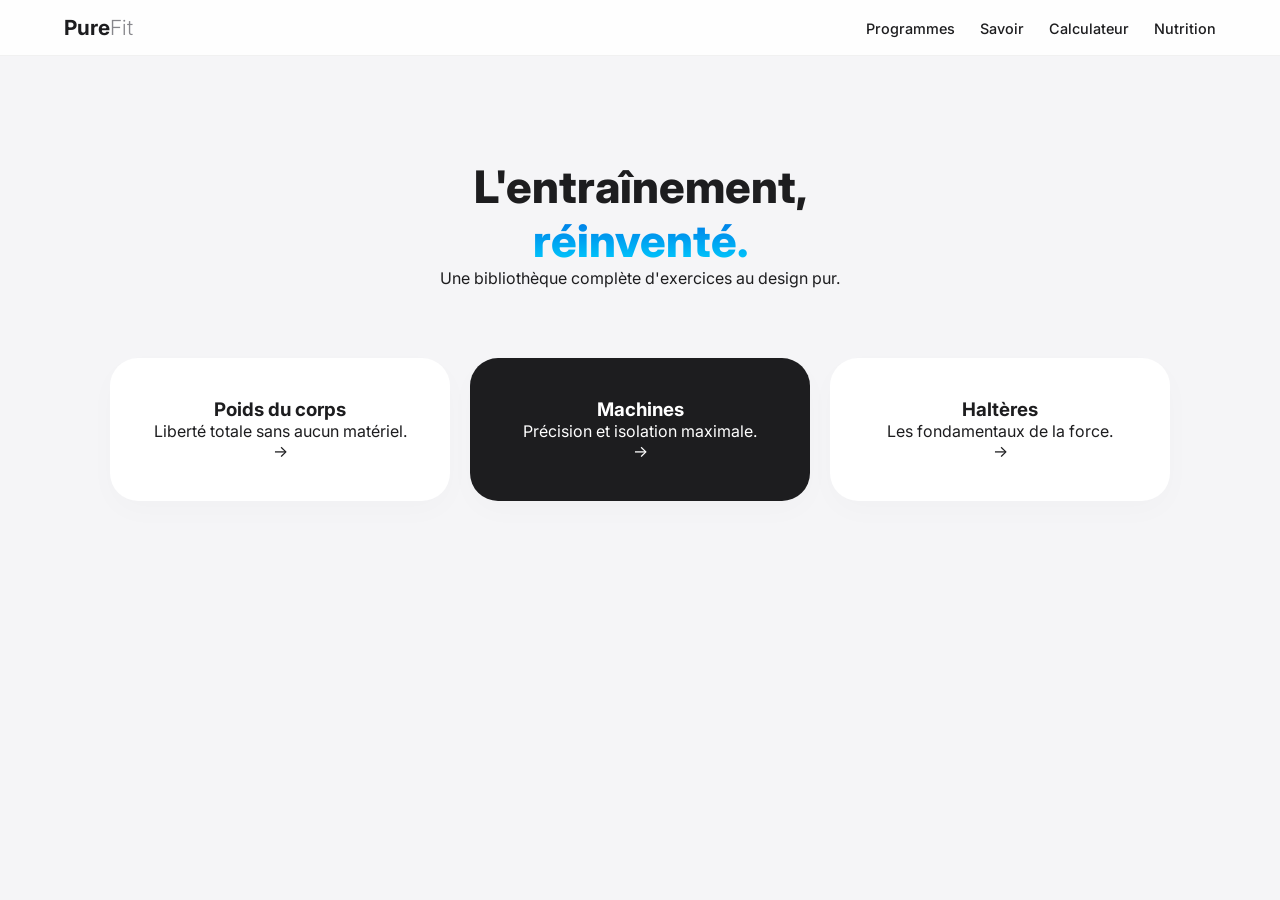
<file: index.html>
<!DOCTYPE html>
<html lang="fr">

<head>
    <meta charset="UTF-8">
    <meta name="viewport" content="width=device-width, initial-scale=1.0">
    <title>PureFit | L'Entraînement Réinventé</title>
    <link rel="stylesheet" href="style.css">
    <link href="https://fonts.googleapis.com/css2?family=Inter:wght@400;600;800&display=swap" rel="stylesheet">
    <link rel="icon" type="image/x-icon" href="img/favicon.ico">
</head>

<body>
    <nav class="navbar">
        <div class="logo" onclick="window.location.href='index.html'">Pure<span>Fit</span></div>

        <div class="menu-burger" id="mobile-menu">
            <span class="bar"></span>
            <span class="bar"></span>
            <span class="bar"></span>
        </div>

        <ul class="nav-links">
            <li><a href="programmes.html">Programmes</a></li>
            <li><a href="savoir.html">Savoir</a></li>
            <li><a href="calculateur.html">Calculateur</a></li>
            <li><a href="nutrition.html">Nutrition</a></li>
        </ul>
    </nav>

    <main class="hero">
        <section class="intro">
            <h1>L'entraînement, <br><span>réinventé.</span></h1>
            <p>Une bibliothèque complète d'exercices au design pur.</p>
        </section>

        <section class="home-grid">
            <div class="menu-card" onclick="window.location.href='poids-du-corps.html'">
                <h3>Poids du corps</h3>
                <p>Liberté totale sans aucun matériel.</p>
                <span class="arrow">→</span>
            </div>
            <div class="menu-card dark" onclick="window.location.href='machines.html'">
                <h3>Machines</h3>
                <p>Précision et isolation maximale.</p>
                <span class="arrow">→</span>
            </div>
            <div class="menu-card" onclick="window.location.href='haltere.html'">
                <h3>Haltères</h3>
                <p>Les fondamentaux de la force.</p>
                <span class="arrow">→</span>
            </div>
        </section>
    </main>

    <script src="script.js"></script>
</body>

</html>
</file>
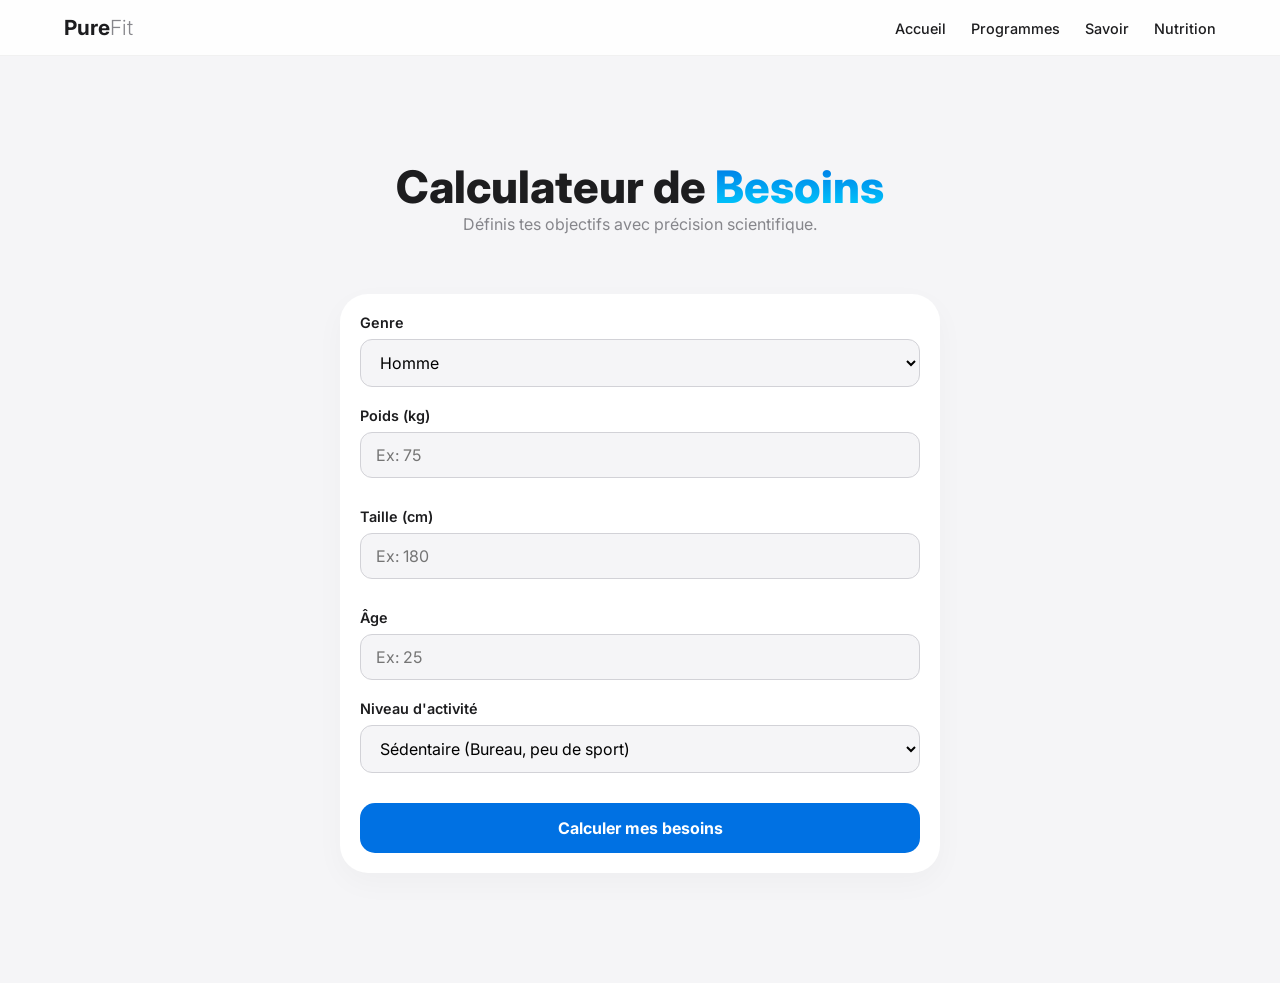
<file: calculateur.html>
<!DOCTYPE html>
<html lang="fr">

<head>
    <meta charset="UTF-8">
    <meta name="viewport" content="width=device-width, initial-scale=1.0">
    <title>Calculateur de Calories | PureFit</title>
    <link rel="stylesheet" href="style.css">
    <link href="https://fonts.googleapis.com/css2?family=Inter:wght@400;600;800&display=swap" rel="stylesheet">
</head>

<body>

    <nav class="navbar">
        <div class="logo" onclick="window.location.href='index.html'">Pure<span>Fit</span></div>
        <div class="menu-burger" id="mobile-menu">
            <span class="bar"></span>
            <span class="bar"></span>
            <span class="bar"></span>
        </div>
        <ul class="nav-links">
            <li><a href="index.html" class="active">Accueil</a></li>
            <li><a href="programmes.html">Programmes</a></li>
            <li><a href="savoir.html">Savoir</a></li>
            <li><a href="nutrition.html">Nutrition</a></li>
        </ul>
    </nav>

    <main class="container">
        <header class="hero">
            <h1>Calculateur de <span>Besoins</span></h1>
            <p style="color: #86868b;">Définis tes objectifs avec précision scientifique.</p>
        </header>

        <section class="calc-section">
            <div class="calc-card">
                <form id="calorie-form">
                    <div class="input-group">
                        <label>Genre</label>
                        <select id="gender">
                            <option value="male">Homme</option>
                            <option value="female">Femme</option>
                        </select>
                    </div>

                    <div class="input-grid">
                        <div class="input-group">
                            <label>Poids (kg)</label>
                            <input type="number" id="weight" placeholder="Ex: 75" required>
                        </div>
                        <div class="input-group">
                            <label>Taille (cm)</label>
                            <input type="number" id="height" placeholder="Ex: 180" required>
                        </div>
                        <div class="input-group">
                            <label>Âge</label>
                            <input type="number" id="age" placeholder="Ex: 25" required>
                        </div>
                    </div>

                    <div class="input-group">
                        <label>Niveau d'activité</label>
                        <select id="activity">
                            <option value="1.2">Sédentaire (Bureau, peu de sport)</option>
                            <option value="1.375">Légèrement actif (1-2 séances/sem)</option>
                            <option value="1.55">Modérément actif (3-4 séances/sem)</option>
                            <option value="1.725">Très actif (5+ séances/sem)</option>
                        </select>
                    </div>

                    <button type="submit" class="calc-btn">Calculer mes besoins</button>
                </form>

                <div id="results" class="results-area" style="display: none;">
                    <hr>
                    <h3>Tes besoins journaliers :</h3>
                    <div class="res-grid">
                        <div class="res-box">
                            <small>Maintien</small>
                            <span id="res-maintien">0</span> kcal
                        </div>
                        <div class="res-box loss">
                            <small>Perte (-400)</small>
                            <span id="res-loss">0</span> kcal
                        </div>
                        <div class="res-box gain">
                            <small>Prise (+300)</small>
                            <span id="res-gain">0</span> kcal
                        </div>
                    </div>

                    <h3 style="margin-top: 30px;">Répartition des Macros (Maintien) :</h3>
                    <div class="res-grid macros-grid">
                        <div class="res-box prot">
                            <small>Protéines</small>
                            <span id="res-prot">0</span>g
                        </div>
                        <div class="res-box lip">
                            <small>Lipides</small>
                            <span id="res-lip">0</span>g
                        </div>
                        <div class="res-box glu">
                            <small>Glucides</small>
                            <span id="res-glu">0</span>g
                        </div>
                    </div>
                </div>
            </div>
        </section>
    </main>

    <script src="script.js"></script>
</body>

</html>
</file>
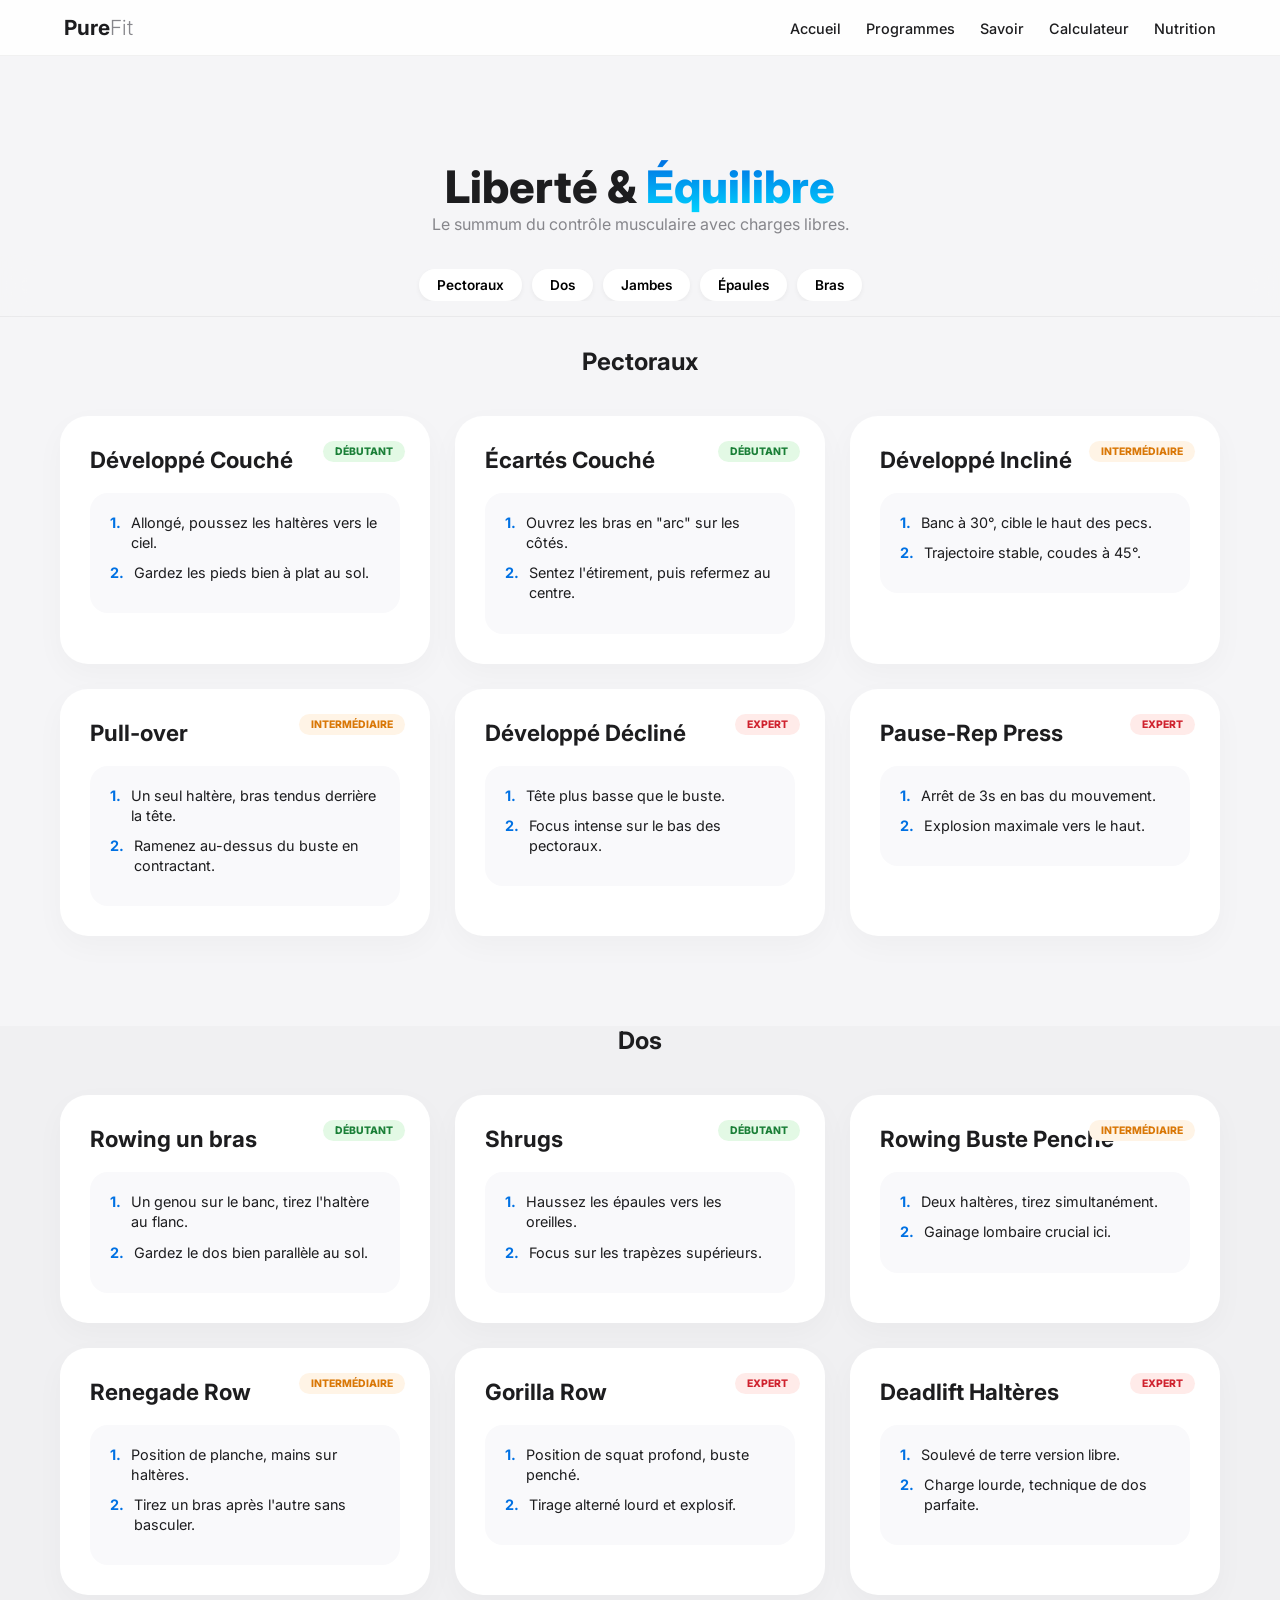
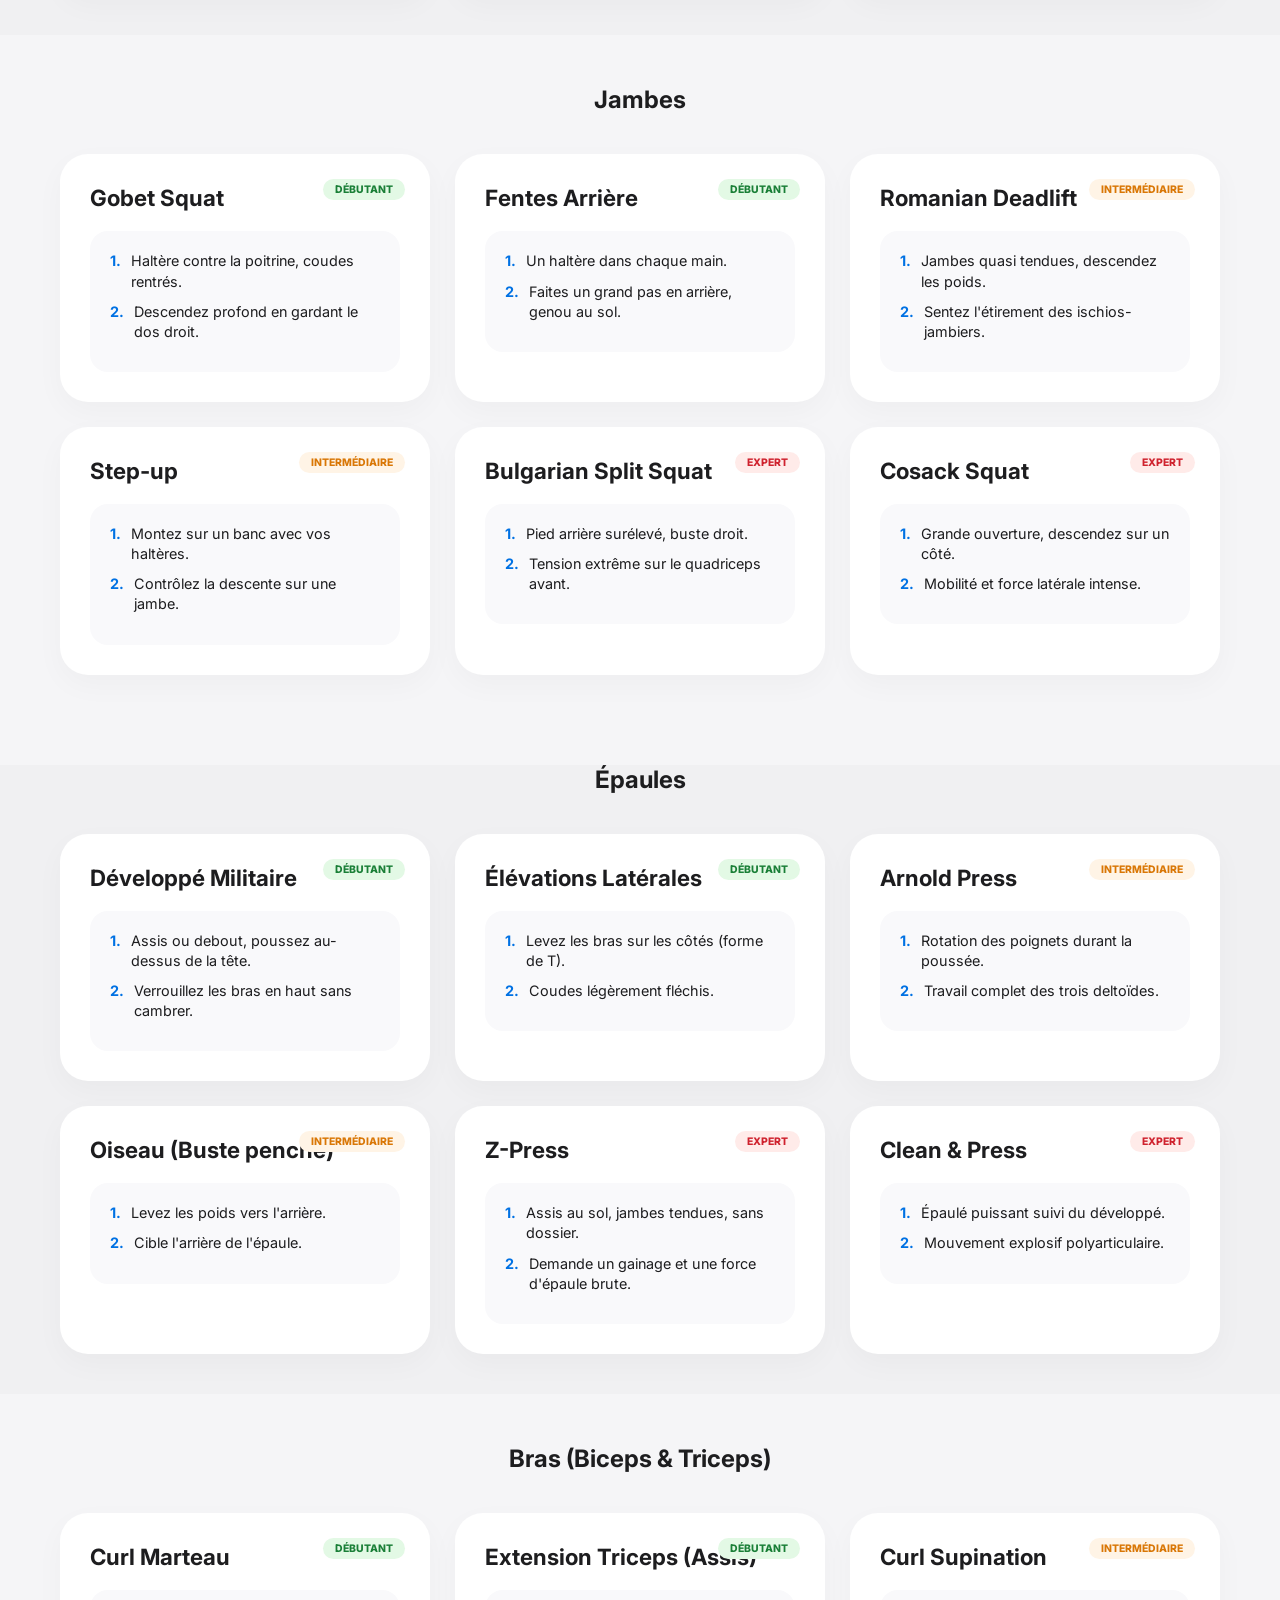
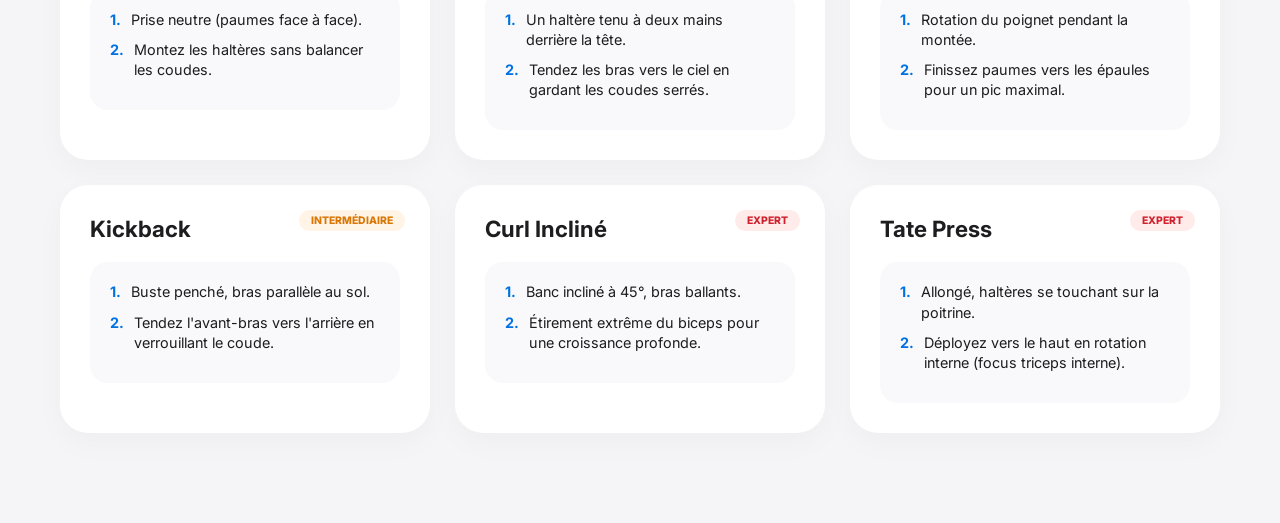
<file: haltere.html>
<!DOCTYPE html>
<html lang="fr">

<head>
    <meta charset="UTF-8">
    <meta name="viewport" content="width=device-width, initial-scale=1.0">
    <title>Haltères | PureFit</title>
    <link rel="stylesheet" href="style.css">
    <link href="https://fonts.googleapis.com/css2?family=Inter:wght@400;600;800&display=swap" rel="stylesheet">
</head>

<body>
<nav class="navbar">
    <div class="logo" onclick="window.location.href='index.html'">Pure<span>Fit</span></div>
    
    <div class="menu-burger" id="mobile-menu">
        <span class="bar"></span>
        <span class="bar"></span>
        <span class="bar"></span>
    </div>

    <ul class="nav-links">
            <li><a href="index.html" class="active">Accueil</a></li>
            <li><a href="programmes.html">Programmes</a></li>
            <li><a href="savoir.html">Savoir</a></li>
            <li><a href="calculateur.html">Calculateur</a></li>
            <li><a href="nutrition.html">Nutrition</a></li>
        </ul>
</nav>
    <header class="hero" style="margin-top: 100px; padding-bottom: 20px;">
        <h1>Liberté & <span>Équilibre</span></h1>
        <p style="color: #86868b;">Le summum du contrôle musculaire avec charges libres.</p>
    </header>

    <nav class="sub-nav">
        <div class="sub-nav-inner">
            <a href="#pecs">Pectoraux</a>
            <a href="#dos">Dos</a>
            <a href="#jambes">Jambes</a>
            <a href="#epaules">Épaules</a>
            <a href="#bras">Bras</a>
        </div>
    </nav>

    <main class="container">

        <section id="pecs" class="muscle-group">
            <h2 class="group-title">Pectoraux</h2>
            <div class="exercise-grid">
                <div class="ex-card">
                    <div class="ex-badge debutant">Débutant</div>
                    <h3>Développé Couché</h3>
                    <div class="steps"><span><strong>1.</strong> Allongé, poussez les haltères vers le
                            ciel.</span><span><strong>2.</strong> Gardez les pieds bien à plat au sol.</span></div>
                </div>
                <div class="ex-card">
                    <div class="ex-badge debutant">Débutant</div>
                    <h3>Écartés Couché</h3>
                    <div class="steps"><span><strong>1.</strong> Ouvrez les bras en "arc" sur les
                            côtés.</span><span><strong>2.</strong> Sentez l'étirement, puis refermez au centre.</span>
                    </div>
                </div>

                <div class="ex-card">
                    <div class="ex-badge inter">Intermédiaire</div>
                    <h3>Développé Incliné</h3>
                    <div class="steps"><span><strong>1.</strong> Banc à 30°, cible le haut des
                            pecs.</span><span><strong>2.</strong> Trajectoire stable, coudes à 45°.</span></div>
                </div>
                <div class="ex-card">
                    <div class="ex-badge inter">Intermédiaire</div>
                    <h3>Pull-over</h3>
                    <div class="steps"><span><strong>1.</strong> Un seul haltère, bras tendus derrière la
                            tête.</span><span><strong>2.</strong> Ramenez au-dessus du buste en contractant.</span>
                    </div>
                </div>

                <div class="ex-card">
                    <div class="ex-badge expert">Expert</div>
                    <h3>Développé Décliné</h3>
                    <div class="steps"><span><strong>1.</strong> Tête plus basse que le
                            buste.</span><span><strong>2.</strong> Focus intense sur le bas des pectoraux.</span></div>
                </div>
                <div class="ex-card">
                    <div class="ex-badge expert">Expert</div>
                    <h3>Pause-Rep Press</h3>
                    <div class="steps"><span><strong>1.</strong> Arrêt de 3s en bas du
                            mouvement.</span><span><strong>2.</strong> Explosion maximale vers le haut.</span></div>
                </div>
            </div>
        </section>

        <section id="dos" class="muscle-group" style="background: rgba(0,0,0,0.02);">
            <h2 class="group-title">Dos</h2>
            <div class="exercise-grid">
                <div class="ex-card">
                    <div class="ex-badge debutant">Débutant</div>
                    <h3>Rowing un bras</h3>
                    <div class="steps"><span><strong>1.</strong> Un genou sur le banc, tirez l'haltère au
                            flanc.</span><span><strong>2.</strong> Gardez le dos bien parallèle au sol.</span></div>
                </div>
                <div class="ex-card">
                    <div class="ex-badge debutant">Débutant</div>
                    <h3>Shrugs</h3>
                    <div class="steps"><span><strong>1.</strong> Haussez les épaules vers les
                            oreilles.</span><span><strong>2.</strong> Focus sur les trapèzes supérieurs.</span></div>
                </div>

                <div class="ex-card">
                    <div class="ex-badge inter">Intermédiaire</div>
                    <h3>Rowing Buste Penché</h3>
                    <div class="steps"><span><strong>1.</strong> Deux haltères, tirez
                            simultanément.</span><span><strong>2.</strong> Gainage lombaire crucial ici.</span></div>
                </div>
                <div class="ex-card">
                    <div class="ex-badge inter">Intermédiaire</div>
                    <h3>Renegade Row</h3>
                    <div class="steps"><span><strong>1.</strong> Position de planche, mains sur
                            haltères.</span><span><strong>2.</strong> Tirez un bras après l'autre sans basculer.</span>
                    </div>
                </div>

                <div class="ex-card">
                    <div class="ex-badge expert">Expert</div>
                    <h3>Gorilla Row</h3>
                    <div class="steps"><span><strong>1.</strong> Position de squat profond, buste
                            penché.</span><span><strong>2.</strong> Tirage alterné lourd et explosif.</span></div>
                </div>
                <div class="ex-card">
                    <div class="ex-badge expert">Expert</div>
                    <h3>Deadlift Haltères</h3>
                    <div class="steps"><span><strong>1.</strong> Soulevé de terre version
                            libre.</span><span><strong>2.</strong> Charge lourde, technique de dos parfaite.</span>
                    </div>
                </div>
            </div>
        </section>

        <section id="jambes" class="muscle-group">
            <h2 class="group-title">Jambes</h2>
            <div class="exercise-grid">
                <div class="ex-card">
                    <div class="ex-badge debutant">Débutant</div>
                    <h3>Gobet Squat</h3>
                    <div class="steps"><span><strong>1.</strong> Haltère contre la poitrine, coudes
                            rentrés.</span><span><strong>2.</strong> Descendez profond en gardant le dos droit.</span>
                    </div>
                </div>
                <div class="ex-card">
                    <div class="ex-badge debutant">Débutant</div>
                    <h3>Fentes Arrière</h3>
                    <div class="steps"><span><strong>1.</strong> Un haltère dans chaque
                            main.</span><span><strong>2.</strong> Faites un grand pas en arrière, genou au sol.</span>
                    </div>
                </div>

                <div class="ex-card">
                    <div class="ex-badge inter">Intermédiaire</div>
                    <h3>Romanian Deadlift</h3>
                    <div class="steps"><span><strong>1.</strong> Jambes quasi tendues, descendez les
                            poids.</span><span><strong>2.</strong> Sentez l'étirement des ischios-jambiers.</span></div>
                </div>
                <div class="ex-card">
                    <div class="ex-badge inter">Intermédiaire</div>
                    <h3>Step-up</h3>
                    <div class="steps"><span><strong>1.</strong> Montez sur un banc avec vos
                            haltères.</span><span><strong>2.</strong> Contrôlez la descente sur une jambe.</span></div>
                </div>

                <div class="ex-card">
                    <div class="ex-badge expert">Expert</div>
                    <h3>Bulgarian Split Squat</h3>
                    <div class="steps"><span><strong>1.</strong> Pied arrière surélevé, buste
                            droit.</span><span><strong>2.</strong> Tension extrême sur le quadriceps avant.</span></div>
                </div>
                <div class="ex-card">
                    <div class="ex-badge expert">Expert</div>
                    <h3>Cosack Squat</h3>
                    <div class="steps"><span><strong>1.</strong> Grande ouverture, descendez sur un
                            côté.</span><span><strong>2.</strong> Mobilité et force latérale intense.</span></div>
                </div>
            </div>
        </section>

        <section id="epaules" class="muscle-group" style="background: rgba(0,0,0,0.02);">
            <h2 class="group-title">Épaules</h2>
            <div class="exercise-grid">
                <div class="ex-card">
                    <div class="ex-badge debutant">Débutant</div>
                    <h3>Développé Militaire</h3>
                    <div class="steps"><span><strong>1.</strong> Assis ou debout, poussez au-dessus de la
                            tête.</span><span><strong>2.</strong> Verrouillez les bras en haut sans cambrer.</span>
                    </div>
                </div>
                <div class="ex-card">
                    <div class="ex-badge debutant">Débutant</div>
                    <h3>Élévations Latérales</h3>
                    <div class="steps"><span><strong>1.</strong> Levez les bras sur les côtés (forme de
                            T).</span><span><strong>2.</strong> Coudes légèrement fléchis.</span></div>
                </div>

                <div class="ex-card">
                    <div class="ex-badge inter">Intermédiaire</div>
                    <h3>Arnold Press</h3>
                    <div class="steps"><span><strong>1.</strong> Rotation des poignets durant la
                            poussée.</span><span><strong>2.</strong> Travail complet des trois deltoïdes.</span></div>
                </div>
                <div class="ex-card">
                    <div class="ex-badge inter">Intermédiaire</div>
                    <h3>Oiseau (Buste penché)</h3>
                    <div class="steps"><span><strong>1.</strong> Levez les poids vers
                            l'arrière.</span><span><strong>2.</strong> Cible l'arrière de l'épaule.</span></div>
                </div>

                <div class="ex-card">
                    <div class="ex-badge expert">Expert</div>
                    <h3>Z-Press</h3>
                    <div class="steps"><span><strong>1.</strong> Assis au sol, jambes tendues, sans
                            dossier.</span><span><strong>2.</strong> Demande un gainage et une force d'épaule
                            brute.</span></div>
                </div>
                <div class="ex-card">
                    <div class="ex-badge expert">Expert</div>
                    <h3>Clean & Press</h3>
                    <div class="steps"><span><strong>1.</strong> Épaulé puissant suivi du
                            développé.</span><span><strong>2.</strong> Mouvement explosif polyarticulaire.</span></div>
                </div>
            </div>
        </section>
    </main>
    <section id="bras" class="muscle-group">
        <h2 class="group-title">Bras (Biceps & Triceps)</h2>
        <div class="exercise-grid">

            <div class="ex-card">
                <div class="ex-badge debutant">Débutant</div>
                <h3>Curl Marteau</h3>
                <div class="steps">
                    <span><strong>1.</strong> Prise neutre (paumes face à face).</span>
                    <span><strong>2.</strong> Montez les haltères sans balancer les coudes.</span>
                </div>
            </div>
            <div class="ex-card">
                <div class="ex-badge debutant">Débutant</div>
                <h3>Extension Triceps (Assis)</h3>
                <div class="steps">
                    <span><strong>1.</strong> Un haltère tenu à deux mains derrière la tête.</span>
                    <span><strong>2.</strong> Tendez les bras vers le ciel en gardant les coudes serrés.</span>
                </div>
            </div>

            <div class="ex-card">
                <div class="ex-badge inter">Intermédiaire</div>
                <h3>Curl Supination</h3>
                <div class="steps">
                    <span><strong>1.</strong> Rotation du poignet pendant la montée.</span>
                    <span><strong>2.</strong> Finissez paumes vers les épaules pour un pic maximal.</span>
                </div>
            </div>
            <div class="ex-card">
                <div class="ex-badge inter">Intermédiaire</div>
                <h3>Kickback</h3>
                <div class="steps">
                    <span><strong>1.</strong> Buste penché, bras parallèle au sol.</span>
                    <span><strong>2.</strong> Tendez l'avant-bras vers l'arrière en verrouillant le coude.</span>
                </div>
            </div>

            <div class="ex-card">
                <div class="ex-badge expert">Expert</div>
                <h3>Curl Incliné</h3>
                <div class="steps">
                    <span><strong>1.</strong> Banc incliné à 45°, bras ballants.</span>
                    <span><strong>2.</strong> Étirement extrême du biceps pour une croissance profonde.</span>
                </div>
            </div>
            <div class="ex-card">
                <div class="ex-badge expert">Expert</div>
                <h3>Tate Press</h3>
                <div class="steps">
                    <span><strong>1.</strong> Allongé, haltères se touchant sur la poitrine.</span>
                    <span><strong>2.</strong> Déployez vers le haut en rotation interne (focus triceps interne).</span>
                </div>
            </div>

        </div>
    </section>
    <script src="script.js"></script>
</body>

</html>
</file>
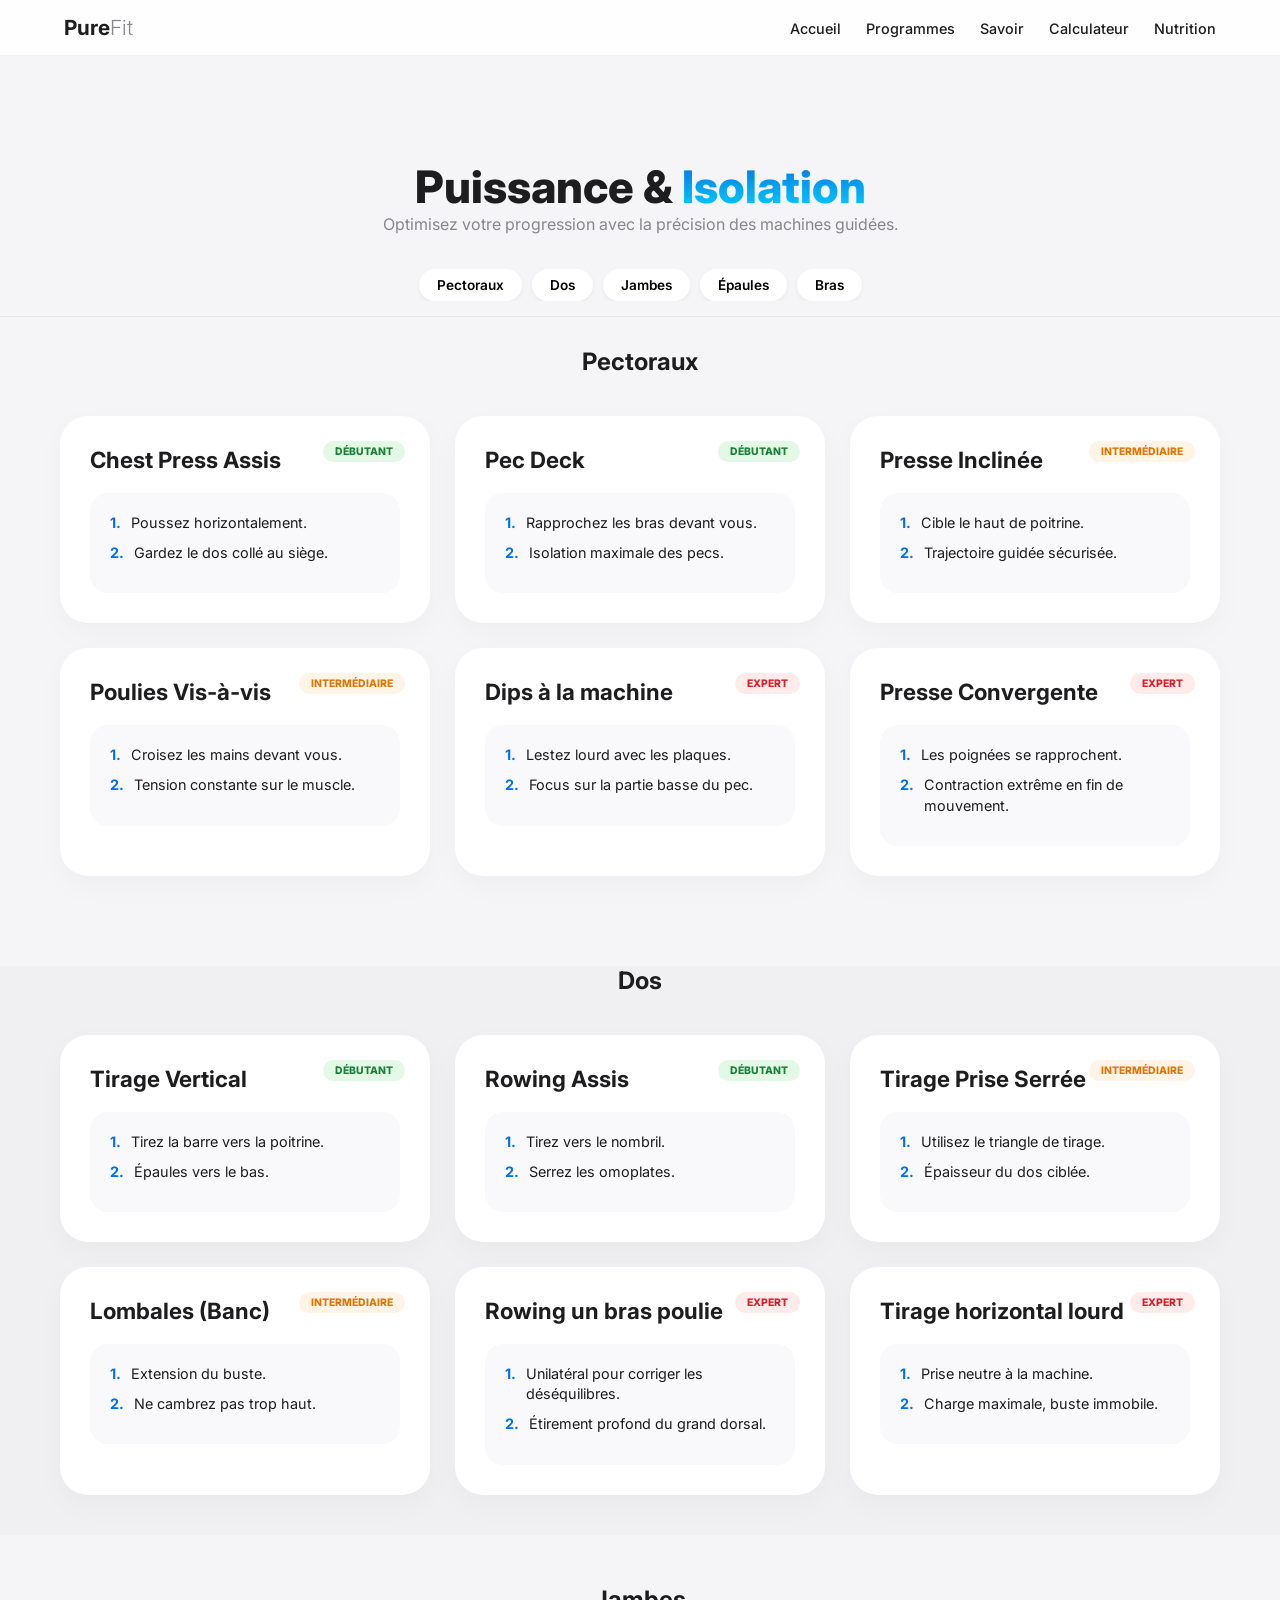
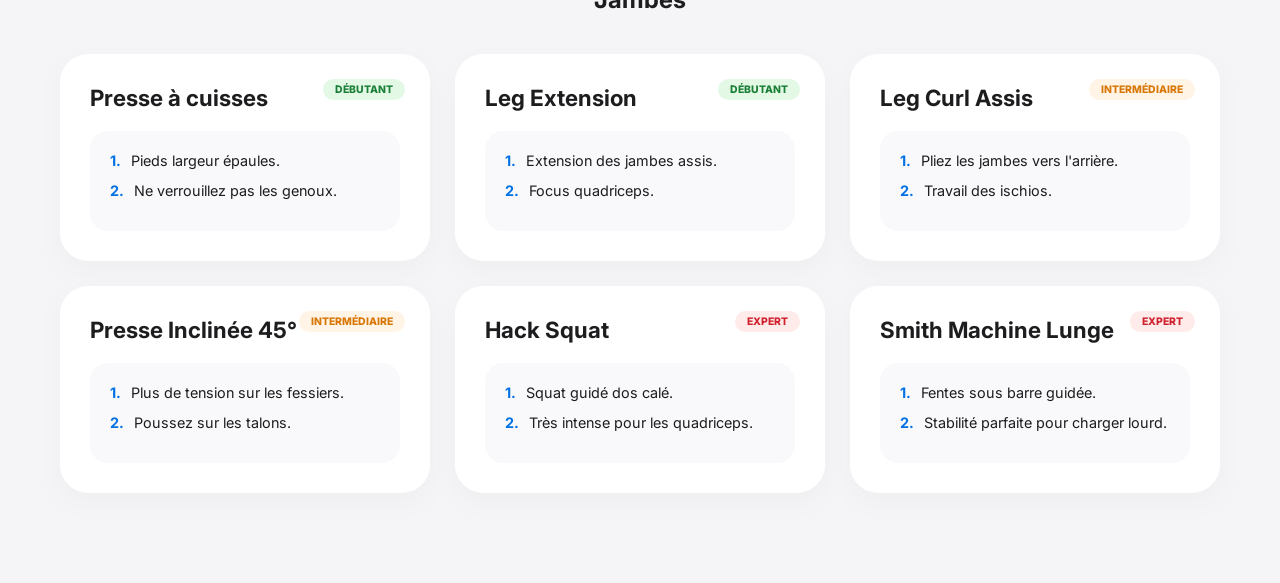
<file: machines.html>
<!DOCTYPE html>
<html lang="fr">

<head>
    <meta charset="UTF-8">
    <meta name="viewport" content="width=device-width, initial-scale=1.0">
    <title>Machines | PureFit</title>
    <link rel="stylesheet" href="style.css">
    <link href="https://fonts.googleapis.com/css2?family=Inter:wght@400;600;800&display=swap" rel="stylesheet">
</head>

<body>
<nav class="navbar">
    <div class="logo" onclick="window.location.href='index.html'">Pure<span>Fit</span></div>
    
    <div class="menu-burger" id="mobile-menu">
        <span class="bar"></span>
        <span class="bar"></span>
        <span class="bar"></span>
    </div>

    <ul class="nav-links">
            <li><a href="index.html" class="active">Accueil</a></li>
            <li><a href="programmes.html">Programmes</a></li>
            <li><a href="savoir.html">Savoir</a></li>
            <li><a href="calculateur.html">Calculateur</a></li>
            <li><a href="nutrition.html">Nutrition</a></li>
        </ul>
</nav>

    <header class="hero" style="margin-top: 100px; padding-bottom: 20px;">
        <h1>Puissance & <span>Isolation</span></h1>
        <p style="color: #86868b;">Optimisez votre progression avec la précision des machines guidées.</p>
    </header>

    <nav class="sub-nav">
        <div class="sub-nav-inner">
            <a href="#pecs">Pectoraux</a>
            <a href="#dos">Dos</a>
            <a href="#jambes">Jambes</a>
            <a href="#epaules">Épaules</a>
            <a href="#bras">Bras</a>
        </div>
    </nav>

    <main class="container">
        <section id="pecs" class="muscle-group">
            <h2 class="group-title">Pectoraux</h2>
            <div class="exercise-grid">
                <div class="ex-card">
                    <div class="ex-badge debutant">Débutant</div>
                    <h3>Chest Press Assis</h3>
                    <div class="steps"><span><strong>1.</strong> Poussez
                            horizontalement.</span><span><strong>2.</strong> Gardez le dos collé au siège.</span></div>
                </div>
                <div class="ex-card">
                    <div class="ex-badge debutant">Débutant</div>
                    <h3>Pec Deck</h3>
                    <div class="steps"><span><strong>1.</strong> Rapprochez les bras devant
                            vous.</span><span><strong>2.</strong> Isolation maximale des pecs.</span></div>
                </div>
                <div class="ex-card">
                    <div class="ex-badge inter">Intermédiaire</div>
                    <h3>Presse Inclinée</h3>
                    <div class="steps"><span><strong>1.</strong> Cible le haut de
                            poitrine.</span><span><strong>2.</strong> Trajectoire guidée sécurisée.</span></div>
                </div>
                <div class="ex-card">
                    <div class="ex-badge inter">Intermédiaire</div>
                    <h3>Poulies Vis-à-vis</h3>
                    <div class="steps"><span><strong>1.</strong> Croisez les mains devant
                            vous.</span><span><strong>2.</strong> Tension constante sur le muscle.</span></div>
                </div>
                <div class="ex-card">
                    <div class="ex-badge expert">Expert</div>
                    <h3>Dips à la machine</h3>
                    <div class="steps"><span><strong>1.</strong> Lestez lourd avec les
                            plaques.</span><span><strong>2.</strong> Focus sur la partie basse du pec.</span></div>
                </div>
                <div class="ex-card">
                    <div class="ex-badge expert">Expert</div>
                    <h3>Presse Convergente</h3>
                    <div class="steps"><span><strong>1.</strong> Les poignées se
                            rapprochent.</span><span><strong>2.</strong> Contraction extrême en fin de mouvement.</span>
                    </div>
                </div>
            </div>
        </section>

        <section id="dos" class="muscle-group" style="background: rgba(0,0,0,0.02);">
            <h2 class="group-title">Dos</h2>
            <div class="exercise-grid">
                <div class="ex-card">
                    <div class="ex-badge debutant">Débutant</div>
                    <h3>Tirage Vertical</h3>
                    <div class="steps"><span><strong>1.</strong> Tirez la barre vers la
                            poitrine.</span><span><strong>2.</strong> Épaules vers le bas.</span></div>
                </div>
                <div class="ex-card">
                    <div class="ex-badge debutant">Débutant</div>
                    <h3>Rowing Assis</h3>
                    <div class="steps"><span><strong>1.</strong> Tirez vers le nombril.</span><span><strong>2.</strong>
                            Serrez les omoplates.</span></div>
                </div>
                <div class="ex-card">
                    <div class="ex-badge inter">Intermédiaire</div>
                    <h3>Tirage Prise Serrée</h3>
                    <div class="steps"><span><strong>1.</strong> Utilisez le triangle de
                            tirage.</span><span><strong>2.</strong> Épaisseur du dos ciblée.</span></div>
                </div>
                <div class="ex-card">
                    <div class="ex-badge inter">Intermédiaire</div>
                    <h3>Lombales (Banc)</h3>
                    <div class="steps"><span><strong>1.</strong> Extension du buste.</span><span><strong>2.</strong> Ne
                            cambrez pas trop haut.</span></div>
                </div>
                <div class="ex-card">
                    <div class="ex-badge expert">Expert</div>
                    <h3>Rowing un bras poulie</h3>
                    <div class="steps"><span><strong>1.</strong> Unilatéral pour corriger les
                            déséquilibres.</span><span><strong>2.</strong> Étirement profond du grand dorsal.</span>
                    </div>
                </div>
                <div class="ex-card">
                    <div class="ex-badge expert">Expert</div>
                    <h3>Tirage horizontal lourd</h3>
                    <div class="steps"><span><strong>1.</strong> Prise neutre à la
                            machine.</span><span><strong>2.</strong> Charge maximale, buste immobile.</span></div>
                </div>
            </div>
        </section>

        <section id="jambes" class="muscle-group">
            <h2 class="group-title">Jambes</h2>
            <div class="exercise-grid">
                <div class="ex-card">
                    <div class="ex-badge debutant">Débutant</div>
                    <h3>Presse à cuisses</h3>
                    <div class="steps"><span><strong>1.</strong> Pieds largeur épaules.</span><span><strong>2.</strong>
                            Ne verrouillez pas les genoux.</span></div>
                </div>
                <div class="ex-card">
                    <div class="ex-badge debutant">Débutant</div>
                    <h3>Leg Extension</h3>
                    <div class="steps"><span><strong>1.</strong> Extension des jambes
                            assis.</span><span><strong>2.</strong> Focus quadriceps.</span></div>
                </div>
                <div class="ex-card">
                    <div class="ex-badge inter">Intermédiaire</div>
                    <h3>Leg Curl Assis</h3>
                    <div class="steps"><span><strong>1.</strong> Pliez les jambes vers
                            l'arrière.</span><span><strong>2.</strong> Travail des ischios.</span></div>
                </div>
                <div class="ex-card">
                    <div class="ex-badge inter">Intermédiaire</div>
                    <h3>Presse Inclinée 45°</h3>
                    <div class="steps"><span><strong>1.</strong> Plus de tension sur les
                            fessiers.</span><span><strong>2.</strong> Poussez sur les talons.</span></div>
                </div>
                <div class="ex-card">
                    <div class="ex-badge expert">Expert</div>
                    <h3>Hack Squat</h3>
                    <div class="steps"><span><strong>1.</strong> Squat guidé dos calé.</span><span><strong>2.</strong>
                            Très intense pour les quadriceps.</span></div>
                </div>
                <div class="ex-card">
                    <div class="ex-badge expert">Expert</div>
                    <h3>Smith Machine Lunge</h3>
                    <div class="steps"><span><strong>1.</strong> Fentes sous barre
                            guidée.</span><span><strong>2.</strong> Stabilité parfaite pour charger lourd.</span></div>
                </div>
            </div>
        </section>
    </main>

    <script src="script.js"></script>
</body>

</html>
</file>
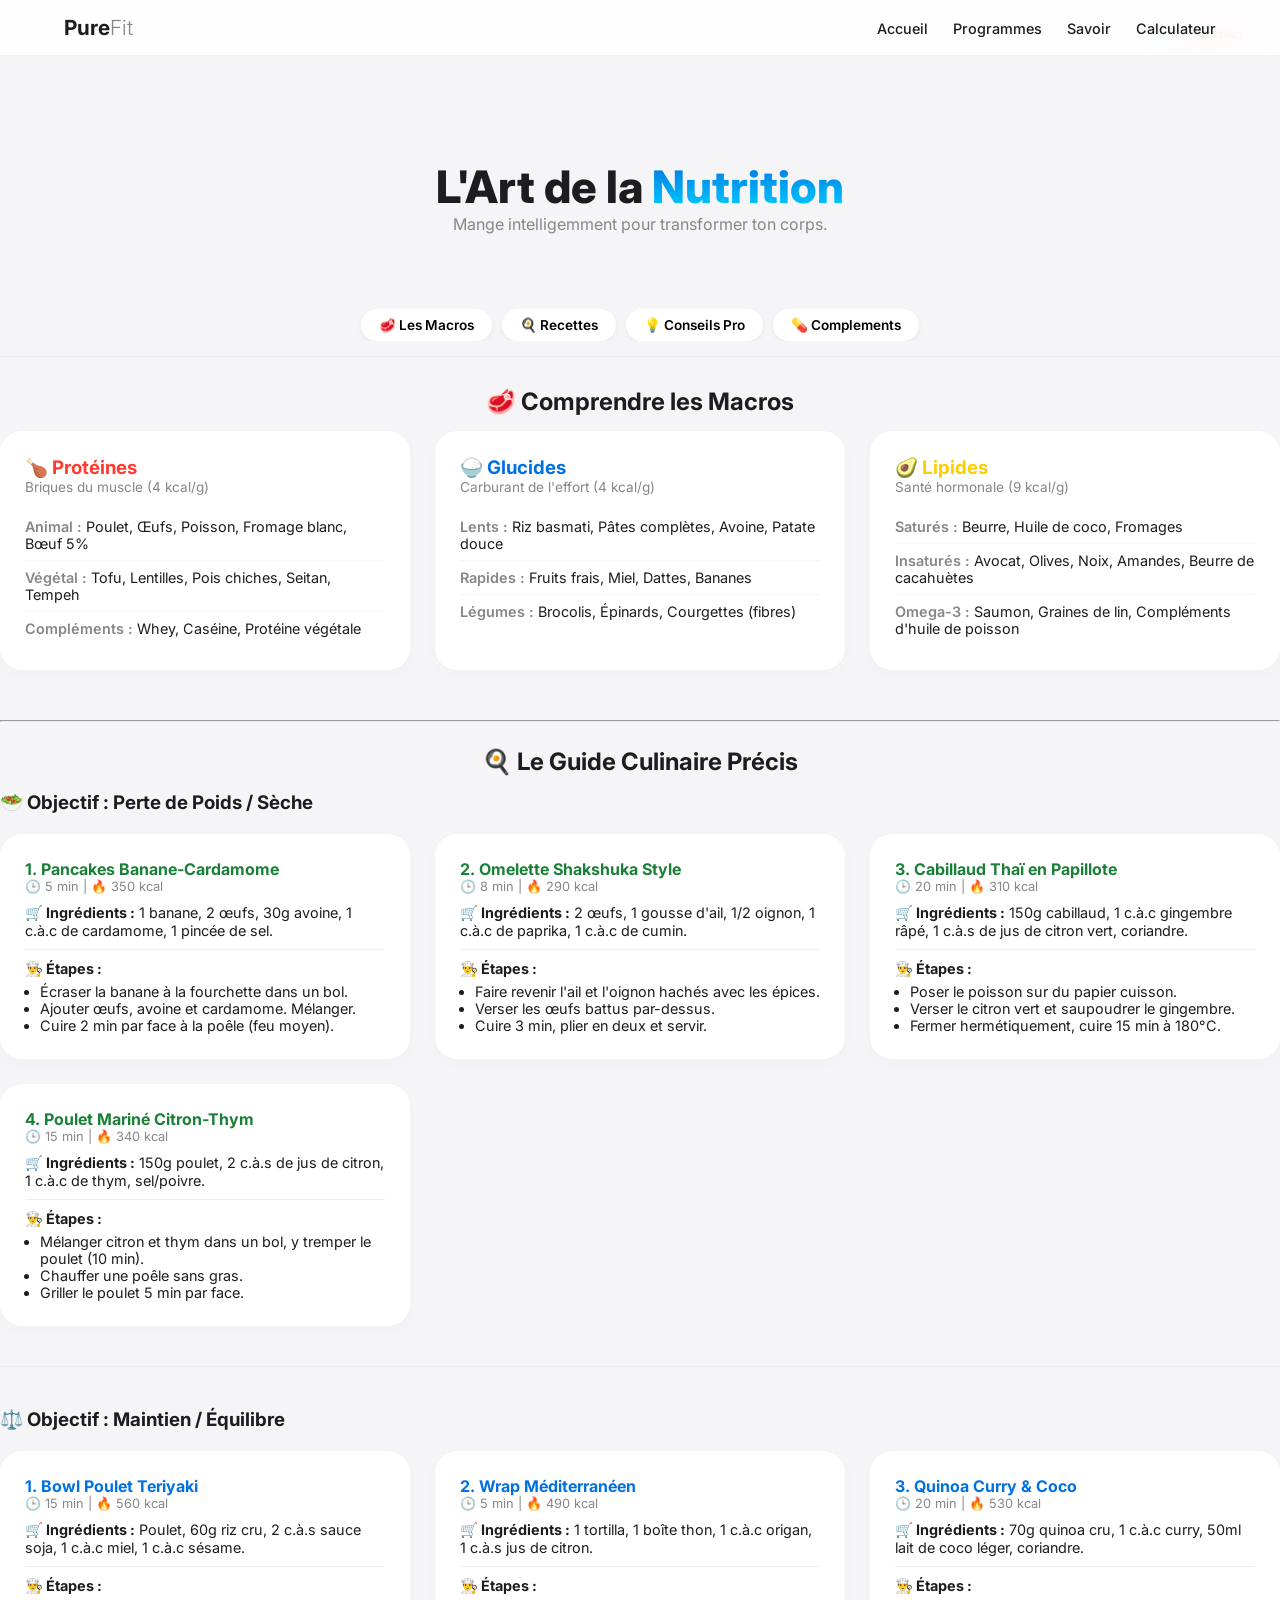
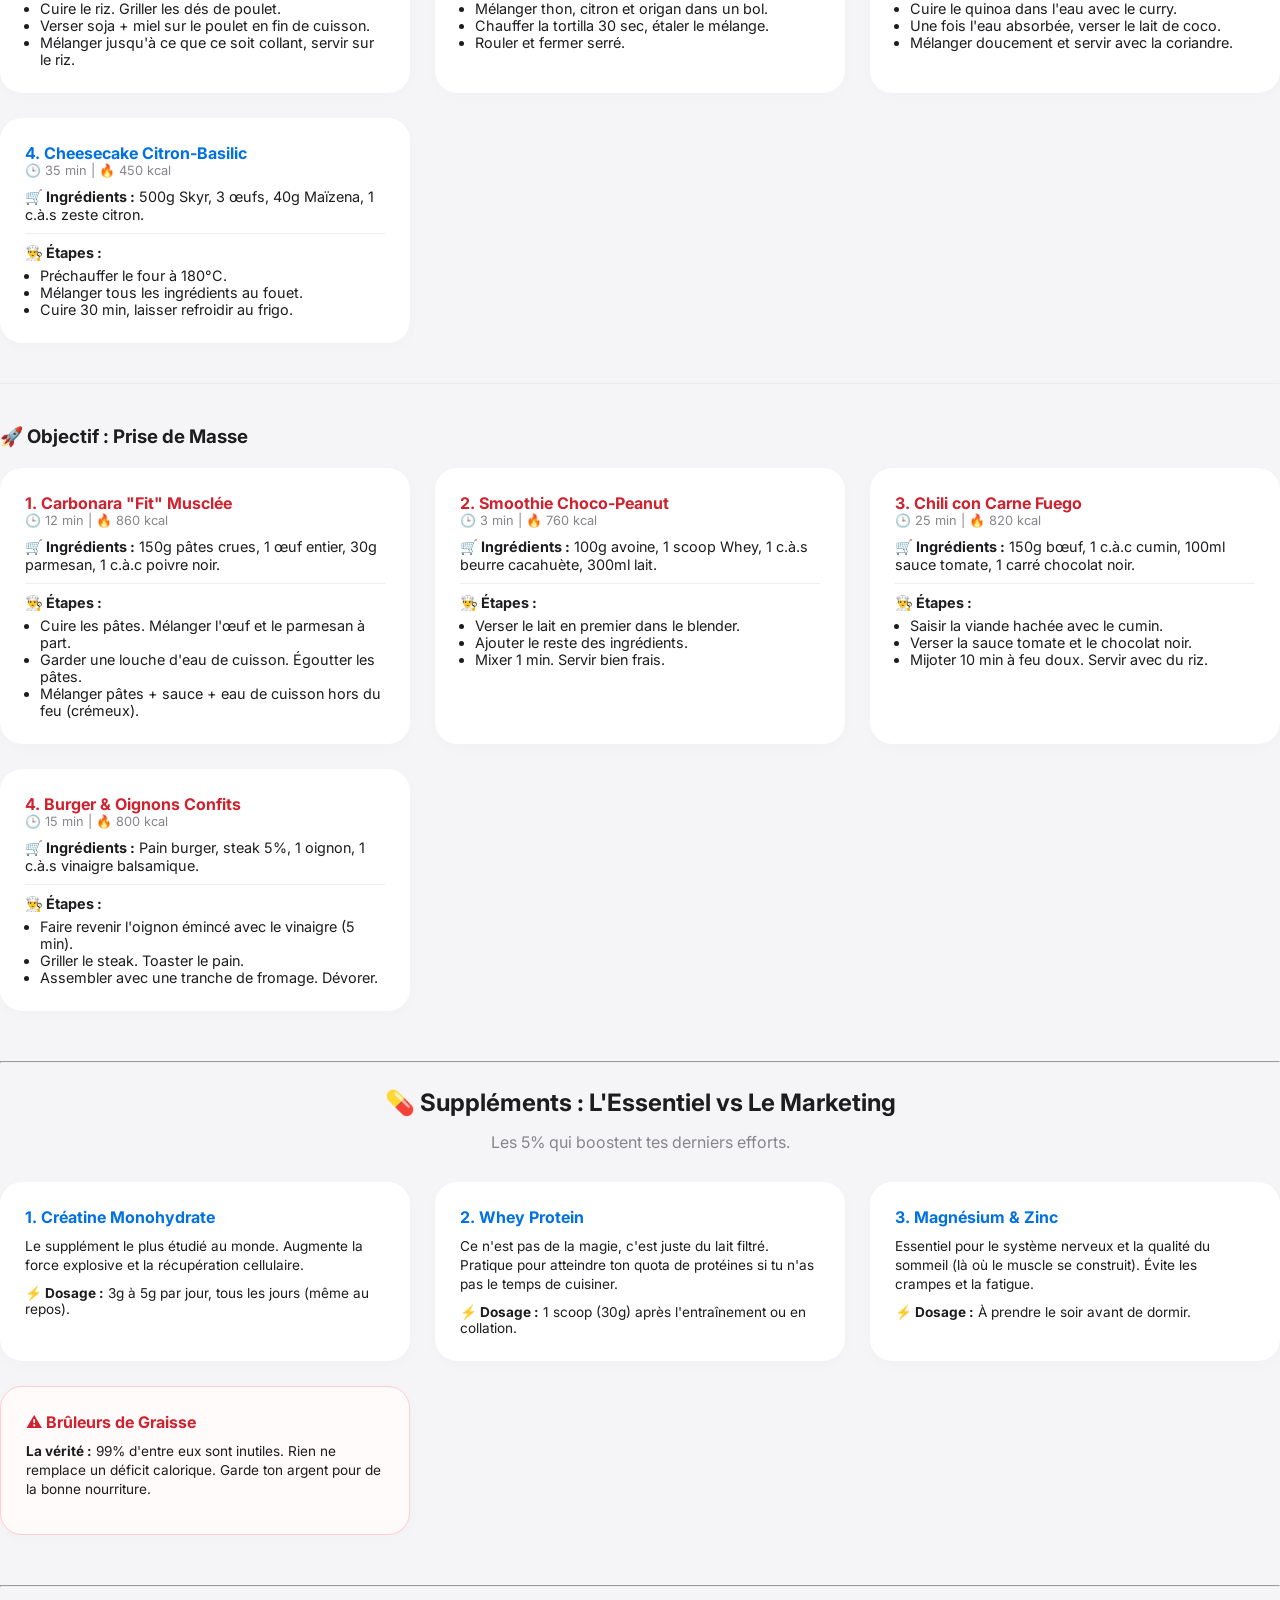
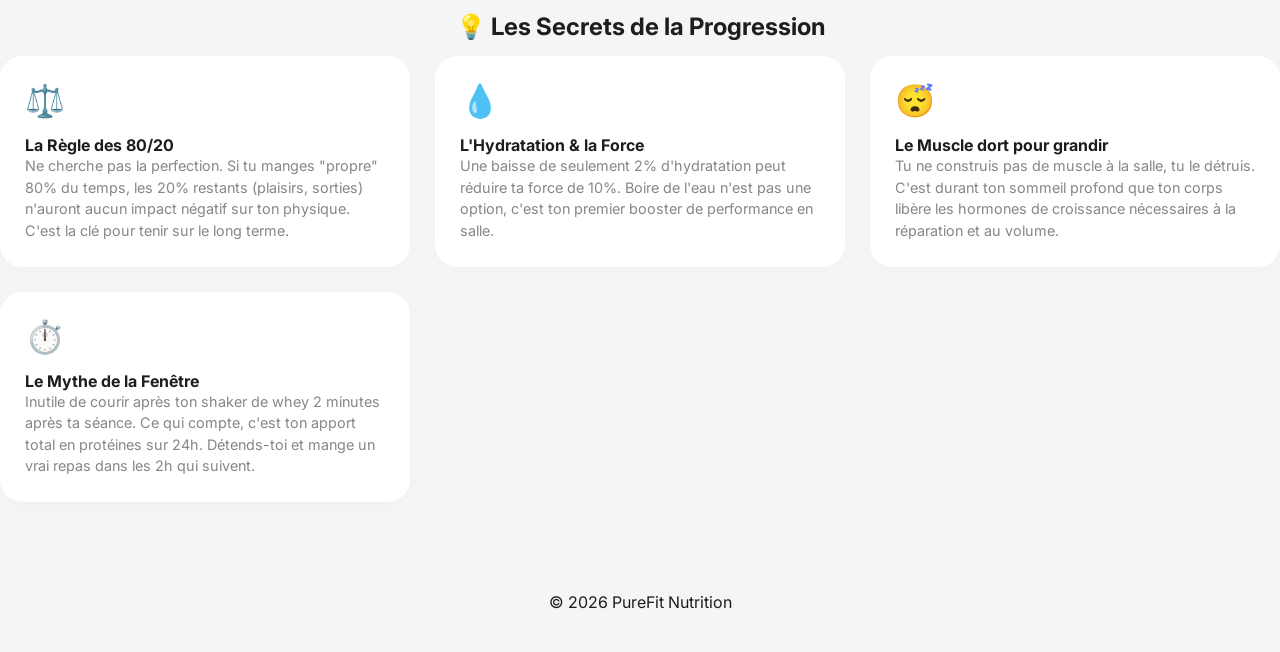
<file: nutrition.html>
<!DOCTYPE html>
<html lang="fr">

<head>
    <meta charset="UTF-8">
    <meta name="viewport" content="width=device-width, initial-scale=1.0">
    <title>Nutrition & Savoir | PureFit</title>
    <link rel="stylesheet" href="style.css">
    <link href="https://fonts.googleapis.com/css2?family=Inter:wght@400;600;800&display=swap" rel="stylesheet">
</head>

<body>

    <nav class="navbar">
        <div class="logo" onclick="window.location.href='index.html'">Pure<span>Fit</span></div>
        <div class="menu-burger" id="mobile-menu">
            <span class="bar"></span>
            <span class="bar"></span>
            <span class="bar"></span>
        </div>
        <ul class="nav-links">
            <li><a href="index.html">Accueil</a></li>
            <li><a href="programmes.html">Programmes</a></li>
            <li><a href="savoir.html" class="active">Savoir</a></li>
            <li><a href="calculateur.html">Calculateur</a></li>
        </ul>
    </nav>

    <header class="hero">
        <h1>L'Art de la <span>Nutrition</span></h1>
        <p style="color: #86868b;">Mange intelligemment pour transformer ton corps.</p>
    </header>

    <div class="sticky-nav">
        <div class="nav-container">
            <a href="#macros" class="nav-link-btn">🥩 Les Macros</a>
            <a href="#recettes" class="nav-link-btn">🍳 Recettes</a>
            <a href="#conseils" class="nav-link-btn">💡 Conseils Pro</a>
            <a href="#complements" class="nav-link-btn">💊 Complements</a>
        </div>
    </div>

    <main class="container">

        <section id="macros">
            <h2 class="method-title">🥩 Comprendre les Macros</h2>
            <div class="exercise-grid-inner">

                <div class="muscle-card">
                    <h3 style="color: #ff3b30;">🍗 Protéines</h3>
                    <p style="font-size: 0.85rem; color: #86868b; margin-bottom: 15px;">Briques du muscle (4 kcal/g)</p>
                    <ul class="food-list">
                        <li><strong>Animal :</strong> Poulet, Œufs, Poisson, Fromage blanc, Bœuf 5%</li>
                        <li><strong>Végétal :</strong> Tofu, Lentilles, Pois chiches, Seitan, Tempeh</li>
                        <li><strong>Compléments :</strong> Whey, Caséine, Protéine végétale</li>
                    </ul>
                </div>

                <div class="muscle-card">
                    <h3 style="color: #0071e3;">🍚 Glucides</h3>
                    <p style="font-size: 0.85rem; color: #86868b; margin-bottom: 15px;">Carburant de l'effort (4 kcal/g)
                    </p>
                    <ul class="food-list">
                        <li><strong>Lents :</strong> Riz basmati, Pâtes complètes, Avoine, Patate douce</li>
                        <li><strong>Rapides :</strong> Fruits frais, Miel, Dattes, Bananes</li>
                        <li><strong>Légumes :</strong> Brocolis, Épinards, Courgettes (fibres)</li>
                    </ul>
                </div>

                <div class="muscle-card">
                    <h3 style="color: #ffcc00;">🥑 Lipides</h3>
                    <p style="font-size: 0.85rem; color: #86868b; margin-bottom: 15px;">Santé hormonale (9 kcal/g)</p>
                    <ul class="food-list">
                        <li><strong>Saturés :</strong> Beurre, Huile de coco, Fromages</li>
                        <li><strong>Insaturés :</strong> Avocat, Olives, Noix, Amandes, Beurre de cacahuètes</li>
                        <li><strong>Omega-3 :</strong> Saumon, Graines de lin, Compléments d'huile de poisson</li>
                    </ul>
                </div>

            </div>
        </section>

        <hr>

        <section id="recettes">
            <h2 class="method-title">🍳 Le Guide Culinaire Précis</h2>

            <h3 class="title-debutant" style="margin-bottom: 20px;">🥗 Objectif : Perte de Poids / Sèche</h3>
            <div class="exercise-grid-inner">
                <div class="muscle-card">
                    <h4 style="color: #1a7f37;">1. Pancakes Banane-Cardamome</h4>
                    <p style="font-size: 0.8rem; color: #86868b;">🕒 5 min | 🔥 350 kcal</p>
                    <p style="margin: 10px 0; font-size: 0.9rem;"><strong>🛒 Ingrédients :</strong> 1 banane, 2 œufs,
                        30g avoine, 1 c.à.c de cardamome, 1 pincée de sel.</p>
                    <div style="font-size: 0.9rem; border-top: 1px solid #eee; padding-top: 10px;">
                        <strong>👨‍🍳 Étapes :</strong>
                        <ul style="padding-left: 15px; margin-top: 5px;">
                            <li>Écraser la banane à la fourchette dans un bol.</li>
                            <li>Ajouter œufs, avoine et cardamome. Mélanger.</li>
                            <li>Cuire 2 min par face à la poêle (feu moyen).</li>
                        </ul>
                    </div>
                </div>
                <div class="muscle-card">
                    <h4 style="color: #1a7f37;">2. Omelette Shakshuka Style</h4>
                    <p style="font-size: 0.8rem; color: #86868b;">🕒 8 min | 🔥 290 kcal</p>
                    <p style="margin: 10px 0; font-size: 0.9rem;"><strong>🛒 Ingrédients :</strong> 2 œufs, 1 gousse
                        d'ail, 1/2 oignon, 1 c.à.c de paprika, 1 c.à.c de cumin.</p>
                    <div style="font-size: 0.9rem; border-top: 1px solid #eee; padding-top: 10px;">
                        <strong>👨‍🍳 Étapes :</strong>
                        <ul style="padding-left: 15px; margin-top: 5px;">
                            <li>Faire revenir l'ail et l'oignon hachés avec les épices.</li>
                            <li>Verser les œufs battus par-dessus.</li>
                            <li>Cuire 3 min, plier en deux et servir.</li>
                        </ul>
                    </div>
                </div>
                <div class="muscle-card">
                    <h4 style="color: #1a7f37;">3. Cabillaud Thaï en Papillote</h4>
                    <p style="font-size: 0.8rem; color: #86868b;">🕒 20 min | 🔥 310 kcal</p>
                    <p style="margin: 10px 0; font-size: 0.9rem;"><strong>🛒 Ingrédients :</strong> 150g cabillaud, 1
                        c.à.c gingembre râpé, 1 c.à.s de jus de citron vert, coriandre.</p>
                    <div style="font-size: 0.9rem; border-top: 1px solid #eee; padding-top: 10px;">
                        <strong>👨‍🍳 Étapes :</strong>
                        <ul style="padding-left: 15px; margin-top: 5px;">
                            <li>Poser le poisson sur du papier cuisson.</li>
                            <li>Verser le citron vert et saupoudrer le gingembre.</li>
                            <li>Fermer hermétiquement, cuire 15 min à 180°C.</li>
                        </ul>
                    </div>
                </div>
                <div class="muscle-card">
                    <h4 style="color: #1a7f37;">4. Poulet Mariné Citron-Thym</h4>
                    <p style="font-size: 0.8rem; color: #86868b;">🕒 15 min | 🔥 340 kcal</p>
                    <p style="margin: 10px 0; font-size: 0.9rem;"><strong>🛒 Ingrédients :</strong> 150g poulet, 2 c.à.s
                        de jus de citron, 1 c.à.c de thym, sel/poivre.</p>
                    <div style="font-size: 0.9rem; border-top: 1px solid #eee; padding-top: 10px;">
                        <strong>👨‍🍳 Étapes :</strong>
                        <ul style="padding-left: 15px; margin-top: 5px;">
                            <li>Mélanger citron et thym dans un bol, y tremper le poulet (10 min).</li>
                            <li>Chauffer une poêle sans gras.</li>
                            <li>Griller le poulet 5 min par face.</li>
                        </ul>
                    </div>
                </div>
            </div>

            <hr style="margin: 40px 0; opacity: 0.1;">

            <h3 class="title-inter" style="margin-bottom: 20px;">⚖️ Objectif : Maintien / Équilibre</h3>
            <div class="exercise-grid-inner">
                <div class="muscle-card">
                    <h4 style="color: #0071e3;">1. Bowl Poulet Teriyaki</h4>
                    <p style="font-size: 0.8rem; color: #86868b;">🕒 15 min | 🔥 560 kcal</p>
                    <p style="margin: 10px 0; font-size: 0.9rem;"><strong>🛒 Ingrédients :</strong> Poulet, 60g riz cru,
                        2 c.à.s sauce soja, 1 c.à.c miel, 1 c.à.c sésame.</p>
                    <div style="font-size: 0.9rem; border-top: 1px solid #eee; padding-top: 10px;">
                        <strong>👨‍🍳 Étapes :</strong>
                        <ul style="padding-left: 15px; margin-top: 5px;">
                            <li>Cuire le riz. Griller les dés de poulet.</li>
                            <li>Verser soja + miel sur le poulet en fin de cuisson.</li>
                            <li>Mélanger jusqu'à ce que ce soit collant, servir sur le riz.</li>
                        </ul>
                    </div>
                </div>
                <div class="muscle-card">
                    <h4 style="color: #0071e3;">2. Wrap Méditerranéen</h4>
                    <p style="font-size: 0.8rem; color: #86868b;">🕒 5 min | 🔥 490 kcal</p>
                    <p style="margin: 10px 0; font-size: 0.9rem;"><strong>🛒 Ingrédients :</strong> 1 tortilla, 1 boîte
                        thon, 1 c.à.c origan, 1 c.à.s jus de citron.</p>
                    <div style="font-size: 0.9rem; border-top: 1px solid #eee; padding-top: 10px;">
                        <strong>👨‍🍳 Étapes :</strong>
                        <ul style="padding-left: 15px; margin-top: 5px;">
                            <li>Mélanger thon, citron et origan dans un bol.</li>
                            <li>Chauffer la tortilla 30 sec, étaler le mélange.</li>
                            <li>Rouler et fermer serré.</li>
                        </ul>
                    </div>
                </div>
                <div class="muscle-card">
                    <h4 style="color: #0071e3;">3. Quinoa Curry & Coco</h4>
                    <p style="font-size: 0.8rem; color: #86868b;">🕒 20 min | 🔥 530 kcal</p>
                    <p style="margin: 10px 0; font-size: 0.9rem;"><strong>🛒 Ingrédients :</strong> 70g quinoa cru, 1
                        c.à.c curry, 50ml lait de coco léger, coriandre.</p>
                    <div style="font-size: 0.9rem; border-top: 1px solid #eee; padding-top: 10px;">
                        <strong>👨‍🍳 Étapes :</strong>
                        <ul style="padding-left: 15px; margin-top: 5px;">
                            <li>Cuire le quinoa dans l'eau avec le curry.</li>
                            <li>Une fois l'eau absorbée, verser le lait de coco.</li>
                            <li>Mélanger doucement et servir avec la coriandre.</li>
                        </ul>
                    </div>
                </div>
                <div class="muscle-card">
                    <h4 style="color: #0071e3;">4. Cheesecake Citron-Basilic</h4>
                    <p style="font-size: 0.8rem; color: #86868b;">🕒 35 min | 🔥 450 kcal</p>
                    <p style="margin: 10px 0; font-size: 0.9rem;"><strong>🛒 Ingrédients :</strong> 500g Skyr, 3 œufs,
                        40g Maïzena, 1 c.à.s zeste citron.</p>
                    <div style="font-size: 0.9rem; border-top: 1px solid #eee; padding-top: 10px;">
                        <strong>👨‍🍳 Étapes :</strong>
                        <ul style="padding-left: 15px; margin-top: 5px;">
                            <li>Préchauffer le four à 180°C.</li>
                            <li>Mélanger tous les ingrédients au fouet.</li>
                            <li>Cuire 30 min, laisser refroidir au frigo.</li>
                        </ul>
                    </div>
                </div>
            </div>

            <hr style="margin: 40px 0; opacity: 0.1;">

            <h3 class="title-expert" style="margin-bottom: 20px;">🚀 Objectif : Prise de Masse</h3>
            <div class="exercise-grid-inner">
                <div class="muscle-card">
                    <h4 style="color: #cf222e;">1. Carbonara "Fit" Musclée</h4>
                    <p style="font-size: 0.8rem; color: #86868b;">🕒 12 min | 🔥 860 kcal</p>
                    <p style="margin: 10px 0; font-size: 0.9rem;"><strong>🛒 Ingrédients :</strong> 150g pâtes crues, 1
                        œuf entier, 30g parmesan, 1 c.à.c poivre noir.</p>
                    <div style="font-size: 0.9rem; border-top: 1px solid #eee; padding-top: 10px;">
                        <strong>👨‍🍳 Étapes :</strong>
                        <ul style="padding-left: 15px; margin-top: 5px;">
                            <li>Cuire les pâtes. Mélanger l'œuf et le parmesan à part.</li>
                            <li>Garder une louche d'eau de cuisson. Égoutter les pâtes.</li>
                            <li>Mélanger pâtes + sauce + eau de cuisson hors du feu (crémeux).</li>
                        </ul>
                    </div>
                </div>
                <div class="muscle-card">
                    <h4 style="color: #cf222e;">2. Smoothie Choco-Peanut</h4>
                    <p style="font-size: 0.8rem; color: #86868b;">🕒 3 min | 🔥 760 kcal</p>
                    <p style="margin: 10px 0; font-size: 0.9rem;"><strong>🛒 Ingrédients :</strong> 100g avoine, 1 scoop
                        Whey, 1 c.à.s beurre cacahuète, 300ml lait.</p>
                    <div style="font-size: 0.9rem; border-top: 1px solid #eee; padding-top: 10px;">
                        <strong>👨‍🍳 Étapes :</strong>
                        <ul style="padding-left: 15px; margin-top: 5px;">
                            <li>Verser le lait en premier dans le blender.</li>
                            <li>Ajouter le reste des ingrédients.</li>
                            <li>Mixer 1 min. Servir bien frais.</li>
                        </ul>
                    </div>
                </div>
                <div class="muscle-card">
                    <h4 style="color: #cf222e;">3. Chili con Carne Fuego</h4>
                    <p style="font-size: 0.8rem; color: #86868b;">🕒 25 min | 🔥 820 kcal</p>
                    <p style="margin: 10px 0; font-size: 0.9rem;"><strong>🛒 Ingrédients :</strong> 150g bœuf, 1 c.à.c
                        cumin, 100ml sauce tomate, 1 carré chocolat noir.</p>
                    <div style="font-size: 0.9rem; border-top: 1px solid #eee; padding-top: 10px;">
                        <strong>👨‍🍳 Étapes :</strong>
                        <ul style="padding-left: 15px; margin-top: 5px;">
                            <li>Saisir la viande hachée avec le cumin.</li>
                            <li>Verser la sauce tomate et le chocolat noir.</li>
                            <li>Mijoter 10 min à feu doux. Servir avec du riz.</li>
                        </ul>
                    </div>
                </div>
                <div class="muscle-card">
                    <h4 style="color: #cf222e;">4. Burger & Oignons Confits</h4>
                    <p style="font-size: 0.8rem; color: #86868b;">🕒 15 min | 🔥 800 kcal</p>
                    <p style="margin: 10px 0; font-size: 0.9rem;"><strong>🛒 Ingrédients :</strong> Pain burger, steak
                        5%, 1 oignon, 1 c.à.s vinaigre balsamique.</p>
                    <div style="font-size: 0.9rem; border-top: 1px solid #eee; padding-top: 10px;">
                        <strong>👨‍🍳 Étapes :</strong>
                        <ul style="padding-left: 15px; margin-top: 5px;">
                            <li>Faire revenir l'oignon émincé avec le vinaigre (5 min).</li>
                            <li>Griller le steak. Toaster le pain.</li>
                            <li>Assembler avec une tranche de fromage. Dévorer.</li>
                        </ul>
                    </div>
                </div>
            </div>
        </section>
        <hr>

        <section id="complements">
            <h2 class="method-title">💊 Suppléments : L'Essentiel vs Le Marketing</h2>
            <p style="text-align: center; color: #86868b; margin-bottom: 30px;">Les 5% qui boostent tes derniers
                efforts.</p>

            <div class="exercise-grid-inner">

                <div class="muscle-card">
                    <div style="display: flex; justify-content: space-between; align-items: flex-start;">
                        <h4 style="color: #0071e3;">1. Créatine Monohydrate</h4>
                        <span class="ex-badge expert" style="background: #e1f5fe; color: #01579b;">Indispensable</span>
                    </div>
                    <p style="font-size: 0.85rem; margin: 10px 0; line-height: 1.4;">
                        Le supplément le plus étudié au monde. Augmente la force explosive et la récupération
                        cellulaire.
                    </p>
                    <p style="font-size: 0.85rem;"><strong>⚡ Dosage :</strong> 3g à 5g par jour, tous les jours (même au
                        repos).</p>
                </div>

                <div class="muscle-card">
                    <div style="display: flex; justify-content: space-between; align-items: flex-start;">
                        <h4 style="color: #0071e3;">2. Whey Protein</h4>
                        <span class="ex-badge inter" style="background: #fff3e0; color: #e65100;">Pratique</span>
                    </div>
                    <p style="font-size: 0.85rem; margin: 10px 0; line-height: 1.4;">
                        Ce n'est pas de la magie, c'est juste du lait filtré. Pratique pour atteindre ton quota de
                        protéines si tu n'as pas le temps de cuisiner.
                    </p>
                    <p style="font-size: 0.85rem;"><strong>⚡ Dosage :</strong> 1 scoop (30g) après l'entraînement ou en
                        collation.</p>
                </div>

                <div class="muscle-card">
                    <div style="display: flex; justify-content: space-between; align-items: flex-start;">
                        <h4 style="color: #0071e3;">3. Magnésium & Zinc</h4>
                        <span class="ex-badge debutant" style="background: #f1f8e9; color: #33691e;">Santé</span>
                    </div>
                    <p style="font-size: 0.85rem; margin: 10px 0; line-height: 1.4;">
                        Essentiel pour le système nerveux et la qualité du sommeil (là où le muscle se construit). Évite
                        les crampes et la fatigue.
                    </p>
                    <p style="font-size: 0.85rem;"><strong>⚡ Dosage :</strong> À prendre le soir avant de dormir.</p>
                </div>

                <div class="muscle-card" style="border: 1px solid #ffcdd2; background: #fffbfa;">
                    <div style="display: flex; justify-content: space-between; align-items: flex-start;">
                        <h4 style="color: #cf222e;">⚠️ Brûleurs de Graisse</h4>
                        <span class="ex-badge" style="background: #ffebee; color: #b71c1c;">Marketing</span>
                    </div>
                    <p style="font-size: 0.85rem; margin: 10px 0; line-height: 1.4;">
                        <strong>La vérité :</strong> 99% d'entre eux sont inutiles. Rien ne remplace un déficit
                        calorique. Garde ton argent pour de la bonne nourriture.
                    </p>
                </div>

            </div>
        </section>
<hr>
        <section id="conseils">
            <h2 class="method-title">💡 Les Secrets de la Progression</h2>

            <div class="exercise-grid-inner">

                <div class="muscle-card">
                    <div style="font-size: 2rem; margin-bottom: 15px;">⚖️</div>
                    <h4>La Règle des 80/20</h4>
                    <p style="font-size: 0.9rem; color: #86868b; line-height: 1.5;">
                        Ne cherche pas la perfection. Si tu manges "propre" 80% du temps, les 20% restants (plaisirs,
                        sorties) n'auront aucun impact négatif sur ton physique. C'est la clé pour tenir sur le long
                        terme.
                    </p>
                </div>

                <div class="muscle-card">
                    <div style="font-size: 2rem; margin-bottom: 15px;">💧</div>
                    <h4>L'Hydratation & la Force</h4>
                    <p style="font-size: 0.9rem; color: #86868b; line-height: 1.5;">
                        Une baisse de seulement 2% d'hydratation peut réduire ta force de 10%. Boire de l'eau n'est pas
                        une option, c'est ton premier booster de performance en salle.
                    </p>
                </div>

                <div class="muscle-card">
                    <div style="font-size: 2rem; margin-bottom: 15px;">😴</div>
                    <h4>Le Muscle dort pour grandir</h4>
                    <p style="font-size: 0.9rem; color: #86868b; line-height: 1.5;">
                        Tu ne construis pas de muscle à la salle, tu le détruis. C'est durant ton sommeil profond que
                        ton corps libère les hormones de croissance nécessaires à la réparation et au volume.
                    </p>
                </div>

                <div class="muscle-card">
                    <div style="font-size: 2rem; margin-bottom: 15px;">⏱️</div>
                    <h4>Le Mythe de la Fenêtre</h4>
                    <p style="font-size: 0.9rem; color: #86868b; line-height: 1.5;">
                        Inutile de courir après ton shaker de whey 2 minutes après ta séance. Ce qui compte, c'est ton
                        apport total en protéines sur 24h. Détends-toi et mange un vrai repas dans les 2h qui suivent.
                    </p>
                </div>

            </div>
        </section>
    </main>

    <footer style="padding: 40px 20px; text-align: center;">
        <p>© 2026 PureFit Nutrition</p>
    </footer>

    <script src="script.js"></script>
</body>

</html>
</file>
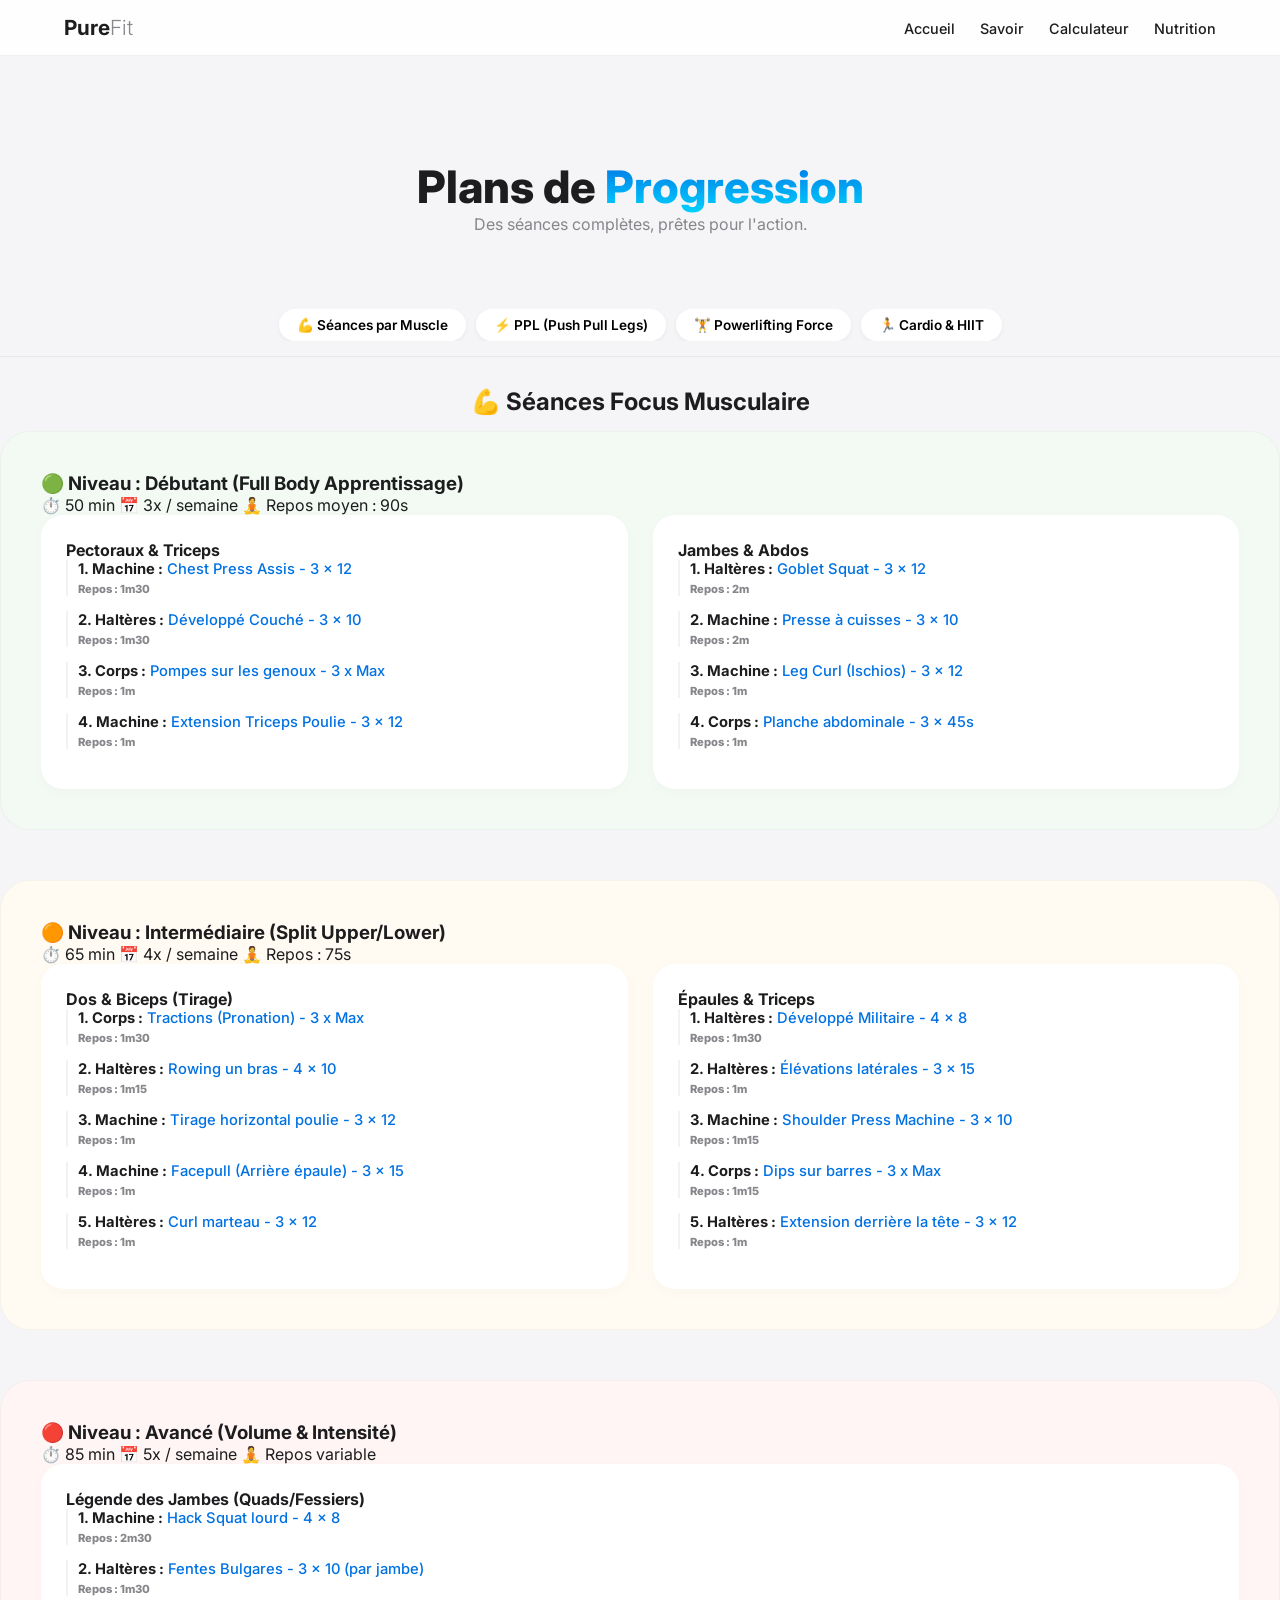
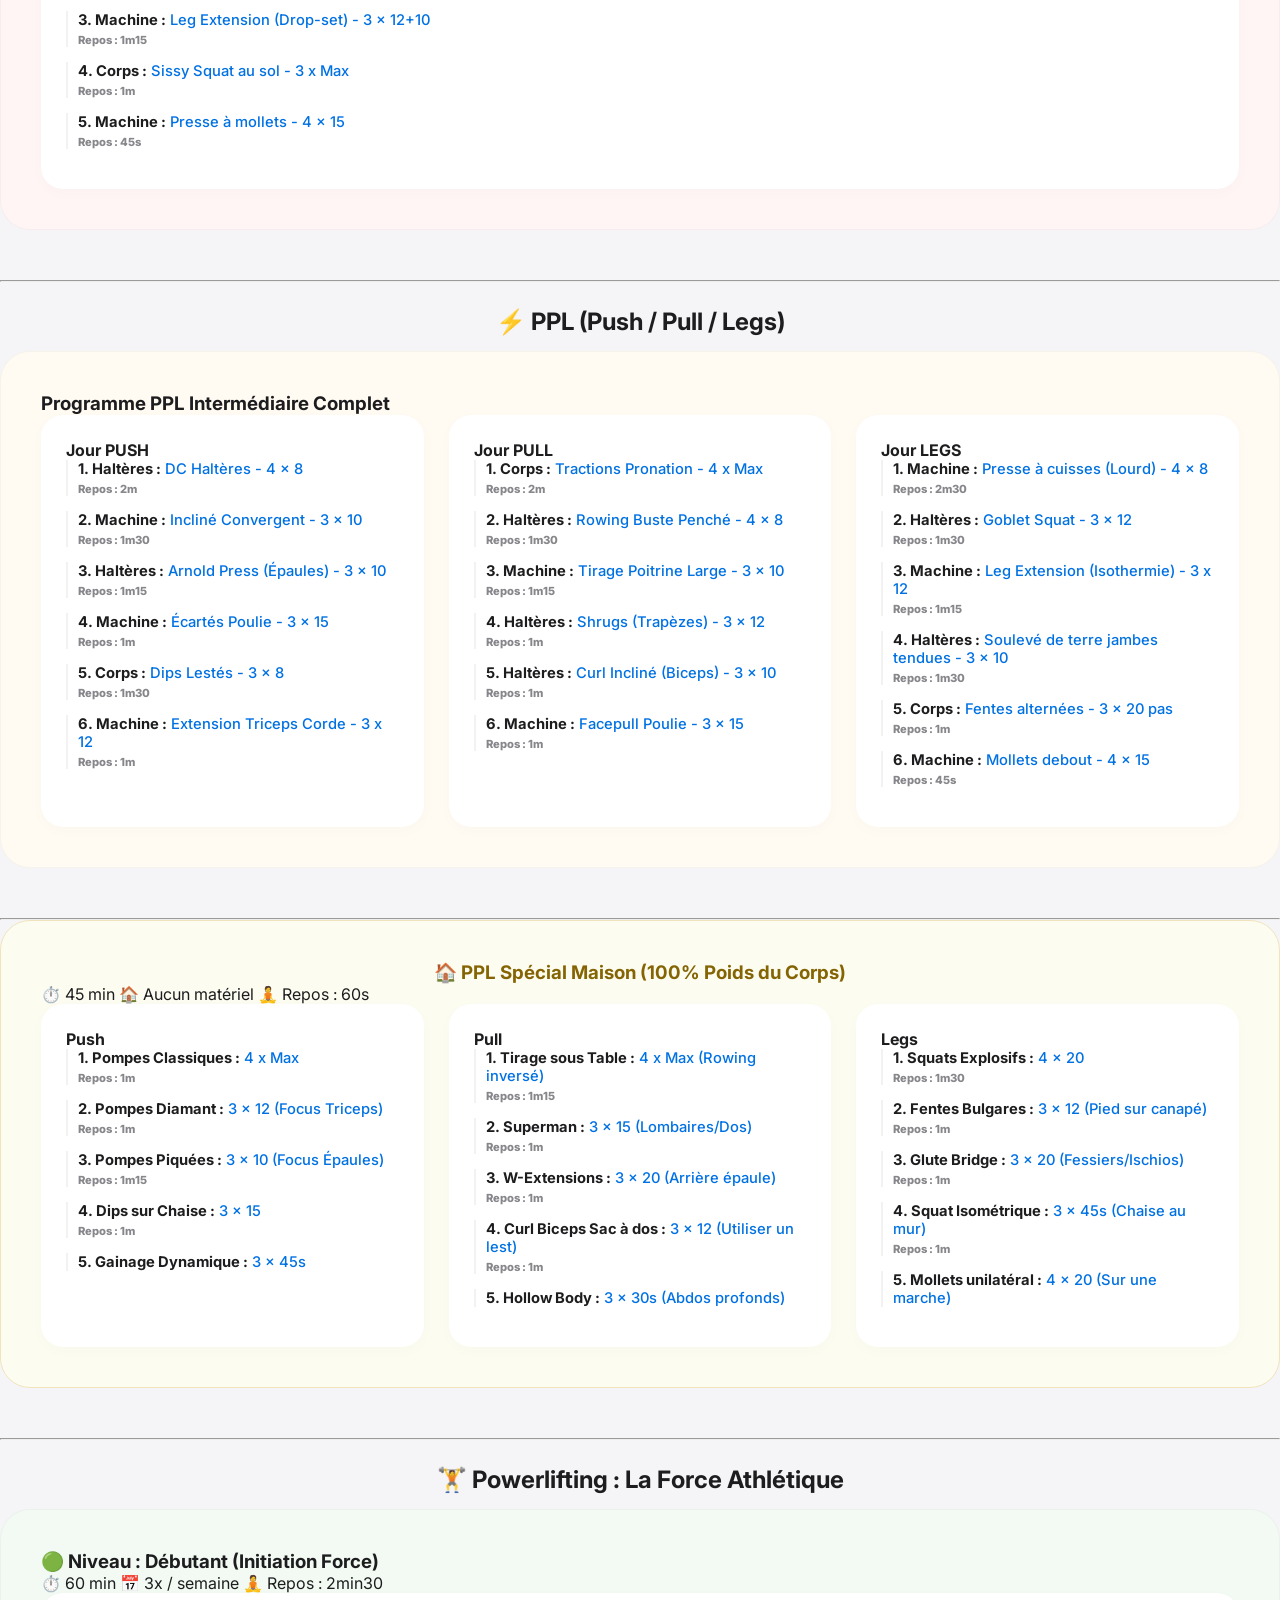
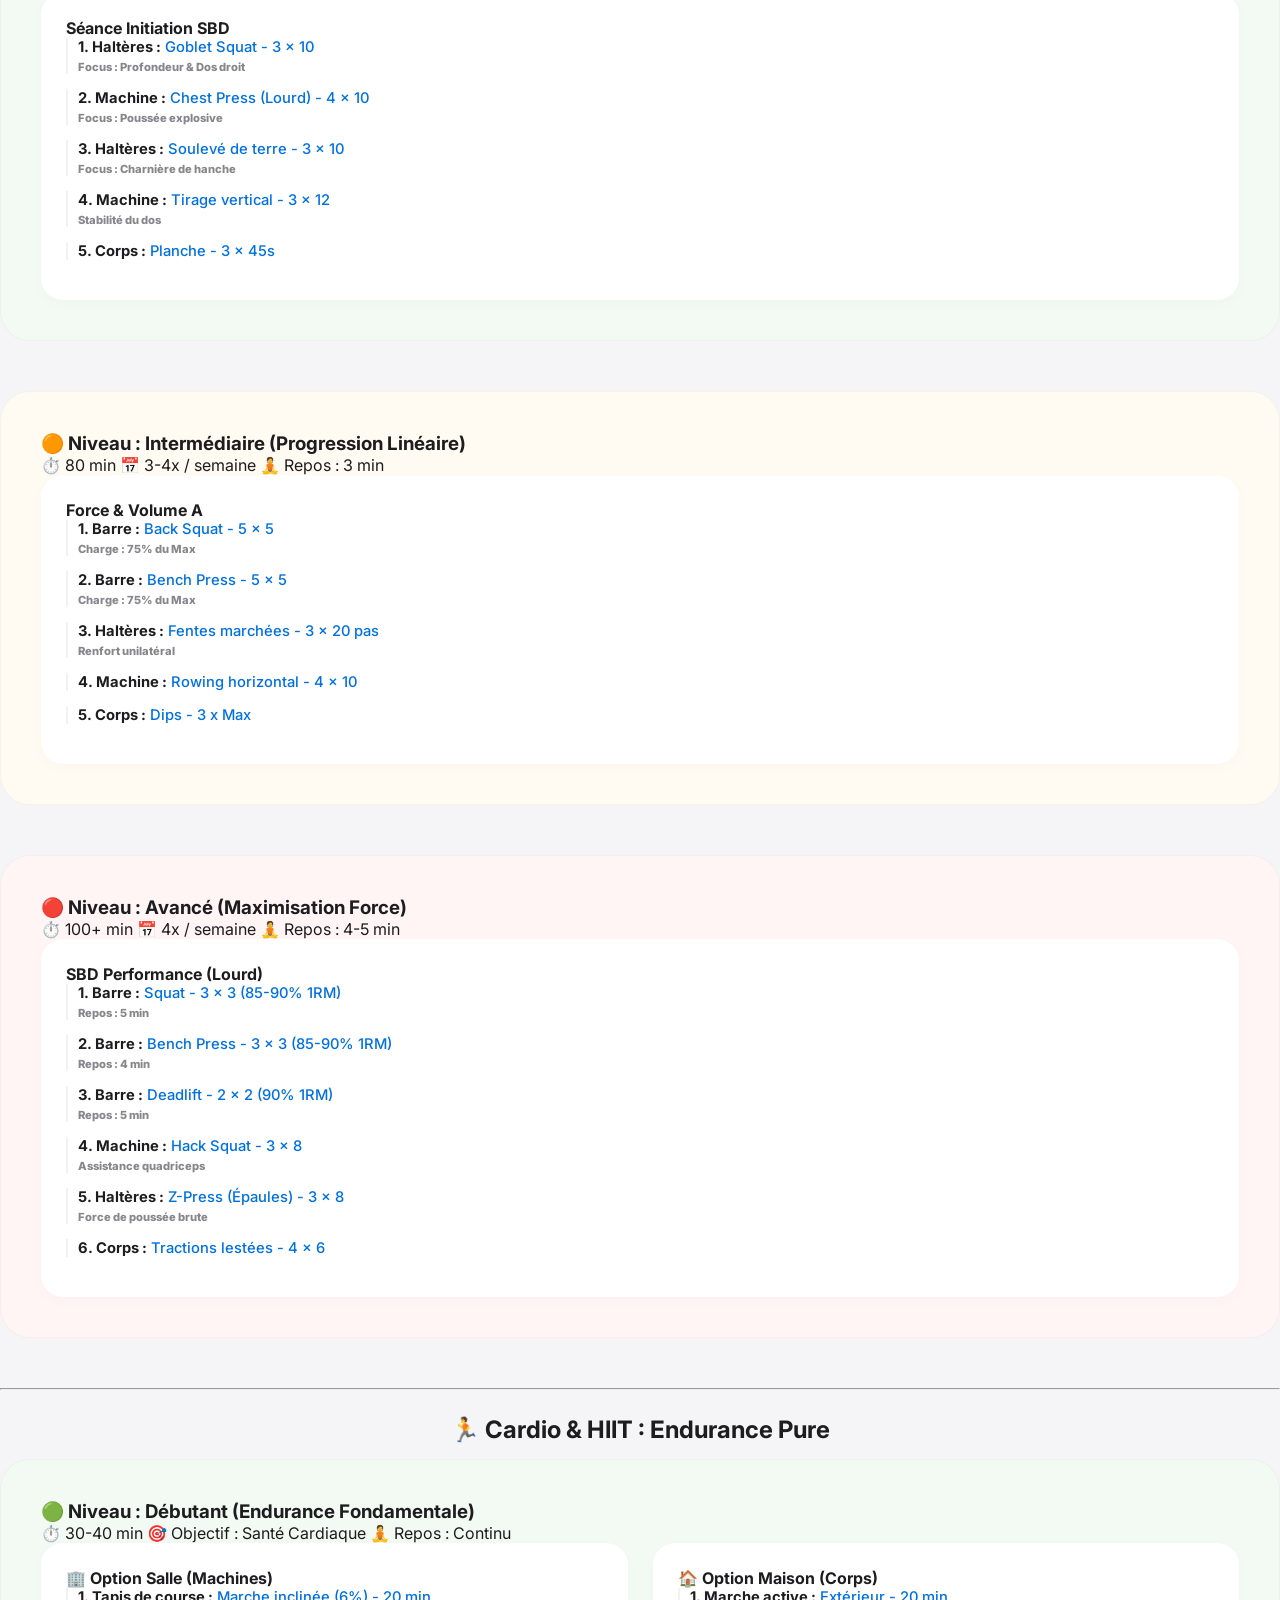
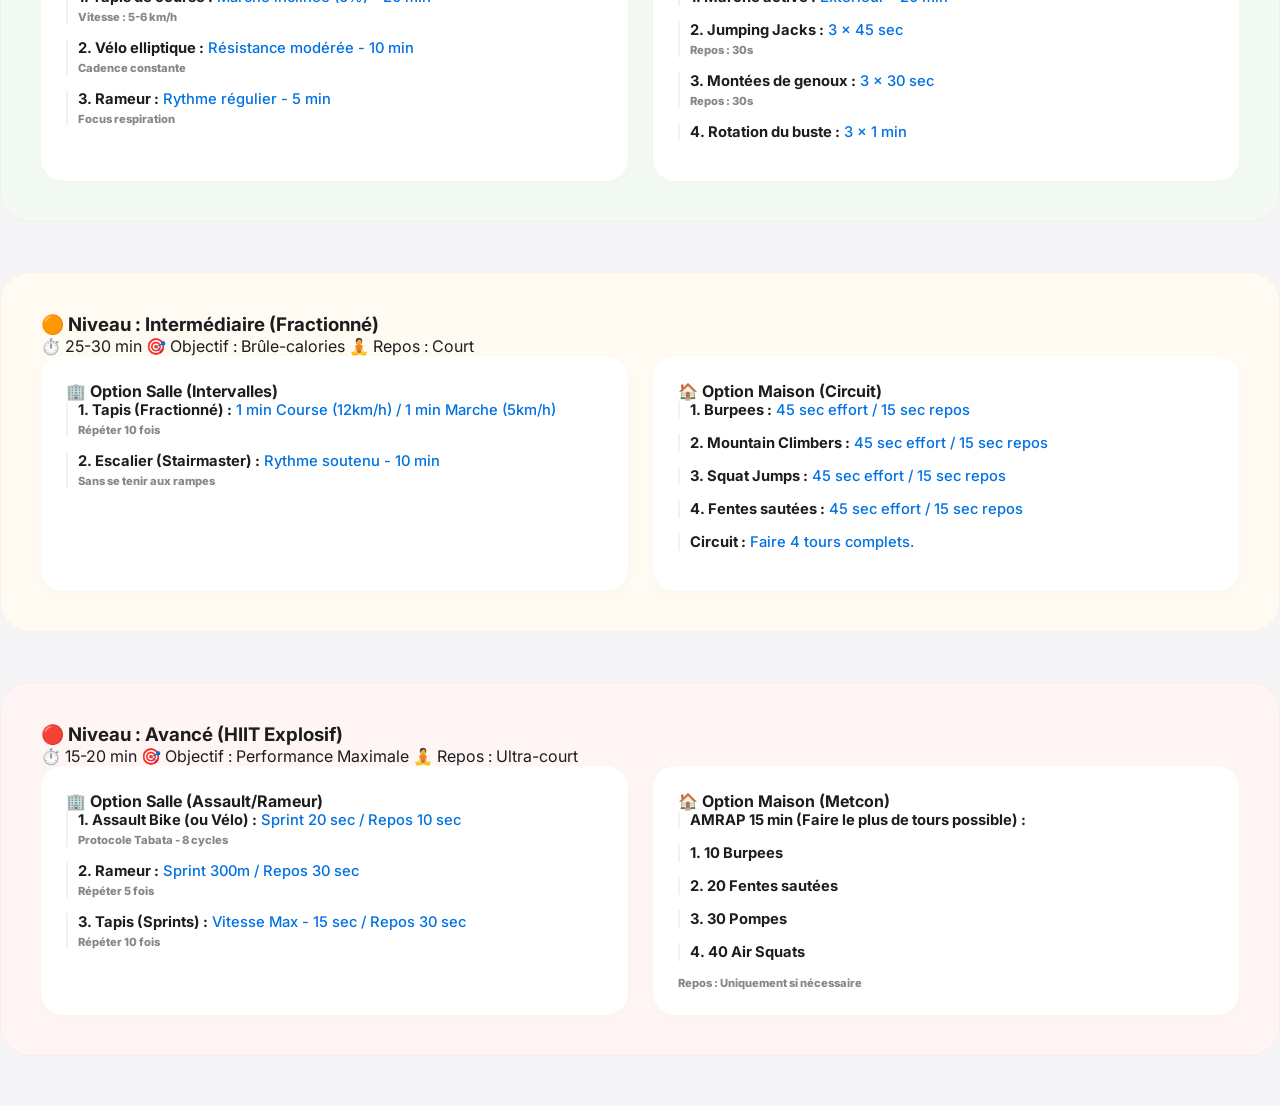
<file: programmes.html>
<!DOCTYPE html>
<html lang="fr">

<head>
    <meta charset="UTF-8">
    <meta name="viewport" content="width=device-width, initial-scale=1.0">
    <title>Programmes | PureFit</title>
    <link rel="stylesheet" href="style.css">
    <link href="https://fonts.googleapis.com/css2?family=Inter:wght@400;600;800&display=swap" rel="stylesheet">

</head>

<body>
  <nav class="navbar">
    <div class="logo" onclick="window.location.href='index.html'">Pure<span>Fit</span></div>
    
    <div class="menu-burger" id="mobile-menu">
        <span class="bar"></span>
        <span class="bar"></span>
        <span class="bar"></span>
    </div>

    <ul class="nav-links">
            <li><a href="index.html" class="active">Accueil</a></li>
            <li><a href="savoir.html">Savoir</a></li>
            <li><a href="calculateur.html">Calculateur</a></li>
            <li><a href="nutrition.html">Nutrition</a></li>
        </ul>
</nav>
    <header class="hero" style="margin-top: 100px; text-align: center;">
        <h1>Plans de <span>Progression</span></h1>
        <p style="color: #86868b;">Des séances complètes, prêtes pour l'action.</p>
    </header>

    <div class="sticky-nav">
        <div class="nav-container">
            <a href="#muscles" class="nav-link-btn">💪 Séances par Muscle</a>
            <a href="#ppl" class="nav-link-btn">⚡ PPL (Push Pull Legs)</a>
            <a href="#power" class="nav-link-btn">🏋️ Powerlifting Force</a>
            <a href="#cardio" class="nav-link-btn">🏃 Cardio & HIIT</a>
        </div>
    </div>

    <main class="container">

        <section id="muscles">
            <h2 class="method-title">💪 Séances Focus Musculaire</h2>

            <section class="level-section section-debutant">
                <h3 class="title-debutant">🟢 Niveau : Débutant (Full Body Apprentissage)</h3>
                <div class="program-meta">
                    <span class="meta-badge">⏱️ 50 min</span> <span class="meta-badge">📅 3x / semaine</span> <span
                        class="meta-badge">🧘 Repos moyen : 90s</span>
                </div>
                <div class="exercise-grid-inner">
                    <div class="muscle-card">
                        <h4>Pectoraux & Triceps</h4>
                        <span class="ex-item"><strong>1. Machine :</strong> Chest Press Assis - 3 x 12 <span
                                class="rest-note">Repos : 1m30</span></span>
                        <span class="ex-item"><strong>2. Haltères :</strong> Développé Couché - 3 x 10 <span
                                class="rest-note">Repos : 1m30</span></span>
                        <span class="ex-item"><strong>3. Corps :</strong> Pompes sur les genoux - 3 x Max <span
                                class="rest-note">Repos : 1m</span></span>
                        <span class="ex-item"><strong>4. Machine :</strong> Extension Triceps Poulie - 3 x 12 <span
                                class="rest-note">Repos : 1m</span></span>
                    </div>
                    <div class="muscle-card">
                        <h4>Jambes & Abdos</h4>
                        <span class="ex-item"><strong>1. Haltères :</strong> Goblet Squat - 3 x 12 <span
                                class="rest-note">Repos : 2m</span></span>
                        <span class="ex-item"><strong>2. Machine :</strong> Presse à cuisses - 3 x 10 <span
                                class="rest-note">Repos : 2m</span></span>
                        <span class="ex-item"><strong>3. Machine :</strong> Leg Curl (Ischios) - 3 x 12 <span
                                class="rest-note">Repos : 1m</span></span>
                        <span class="ex-item"><strong>4. Corps :</strong> Planche abdominale - 3 x 45s <span
                                class="rest-note">Repos : 1m</span></span>
                    </div>
                </div>
            </section>

            <section class="level-section section-inter">
                <h3 class="title-inter">🟠 Niveau : Intermédiaire (Split Upper/Lower)</h3>
                <div class="program-meta">
                    <span class="meta-badge">⏱️ 65 min</span> <span class="meta-badge">📅 4x / semaine</span> <span
                        class="meta-badge">🧘 Repos : 75s</span>
                </div>
                <div class="exercise-grid-inner">
                    <div class="muscle-card">
                        <h4>Dos & Biceps (Tirage)</h4>
                        <span class="ex-item"><strong>1. Corps :</strong> Tractions (Pronation) - 3 x Max <span
                                class="rest-note">Repos : 1m30</span></span>
                        <span class="ex-item"><strong>2. Haltères :</strong> Rowing un bras - 4 x 10 <span
                                class="rest-note">Repos : 1m15</span></span>
                        <span class="ex-item"><strong>3. Machine :</strong> Tirage horizontal poulie - 3 x 12 <span
                                class="rest-note">Repos : 1m</span></span>
                        <span class="ex-item"><strong>4. Machine :</strong> Facepull (Arrière épaule) - 3 x 15 <span
                                class="rest-note">Repos : 1m</span></span>
                        <span class="ex-item"><strong>5. Haltères :</strong> Curl marteau - 3 x 12 <span
                                class="rest-note">Repos : 1m</span></span>
                    </div>
                    <div class="muscle-card">
                        <h4>Épaules & Triceps</h4>
                        <span class="ex-item"><strong>1. Haltères :</strong> Développé Militaire - 4 x 8 <span
                                class="rest-note">Repos : 1m30</span></span>
                        <span class="ex-item"><strong>2. Haltères :</strong> Élévations latérales - 3 x 15 <span
                                class="rest-note">Repos : 1m</span></span>
                        <span class="ex-item"><strong>3. Machine :</strong> Shoulder Press Machine - 3 x 10 <span
                                class="rest-note">Repos : 1m15</span></span>
                        <span class="ex-item"><strong>4. Corps :</strong> Dips sur barres - 3 x Max <span
                                class="rest-note">Repos : 1m15</span></span>
                        <span class="ex-item"><strong>5. Haltères :</strong> Extension derrière la tête - 3 x 12 <span
                                class="rest-note">Repos : 1m</span></span>
                    </div>
                </div>
            </section>

            <section class="level-section section-expert">
                <h3 class="title-expert">🔴 Niveau : Avancé (Volume & Intensité)</h3>
                <div class="program-meta">
                    <span class="meta-badge">⏱️ 85 min</span> <span class="meta-badge">📅 5x / semaine</span> <span
                        class="meta-badge">🧘 Repos variable</span>
                </div>
                <div class="exercise-grid-inner">
                    <div class="muscle-card">
                        <h4>Légende des Jambes (Quads/Fessiers)</h4>
                        <span class="ex-item"><strong>1. Machine :</strong> Hack Squat lourd - 4 x 8 <span
                                class="rest-note">Repos : 2m30</span></span>
                        <span class="ex-item"><strong>2. Haltères :</strong> Fentes Bulgares - 3 x 10 (par jambe) <span
                                class="rest-note">Repos : 1m30</span></span>
                        <span class="ex-item"><strong>3. Machine :</strong> Leg Extension (Drop-set) - 3 x 12+10 <span
                                class="rest-note">Repos : 1m15</span></span>
                        <span class="ex-item"><strong>4. Corps :</strong> Sissy Squat au sol - 3 x Max <span
                                class="rest-note">Repos : 1m</span></span>
                        <span class="ex-item"><strong>5. Machine :</strong> Presse à mollets - 4 x 15 <span
                                class="rest-note">Repos : 45s</span></span>
                    </div>
                </div>
            </section>
        </section>

        <hr>

        <section id="ppl">
            <h2 class="method-title">⚡ PPL (Push / Pull / Legs)</h2>
            <section class="level-section section-inter">
                <h3 class="title-inter">Programme PPL Intermédiaire Complet</h3>
                <div class="exercise-grid-inner">
                    <div class="muscle-card">
                        <h4>Jour PUSH</h4>
                        <span class="ex-item"><strong>1. Haltères :</strong> DC Haltères - 4 x 8 <span
                                class="rest-note">Repos : 2m</span></span>
                        <span class="ex-item"><strong>2. Machine :</strong> Incliné Convergent - 3 x 10 <span
                                class="rest-note">Repos : 1m30</span></span>
                        <span class="ex-item"><strong>3. Haltères :</strong> Arnold Press (Épaules) - 3 x 10 <span
                                class="rest-note">Repos : 1m15</span></span>
                        <span class="ex-item"><strong>4. Machine :</strong> Écartés Poulie - 3 x 15 <span
                                class="rest-note">Repos : 1m</span></span>
                        <span class="ex-item"><strong>5. Corps :</strong> Dips Lestés - 3 x 8 <span
                                class="rest-note">Repos : 1m30</span></span>
                        <span class="ex-item"><strong>6. Machine :</strong> Extension Triceps Corde - 3 x 12 <span
                                class="rest-note">Repos : 1m</span></span>
                    </div>

                    <div class="muscle-card">
                        <h4>Jour PULL</h4>
                        <span class="ex-item"><strong>1. Corps :</strong> Tractions Pronation - 4 x Max <span
                                class="rest-note">Repos : 2m</span></span>
                        <span class="ex-item"><strong>2. Haltères :</strong> Rowing Buste Penché - 4 x 8 <span
                                class="rest-note">Repos : 1m30</span></span>
                        <span class="ex-item"><strong>3. Machine :</strong> Tirage Poitrine Large - 3 x 10 <span
                                class="rest-note">Repos : 1m15</span></span>
                        <span class="ex-item"><strong>4. Haltères :</strong> Shrugs (Trapèzes) - 3 x 12 <span
                                class="rest-note">Repos : 1m</span></span>
                        <span class="ex-item"><strong>5. Haltères :</strong> Curl Incliné (Biceps) - 3 x 10 <span
                                class="rest-note">Repos : 1m</span></span>
                        <span class="ex-item"><strong>6. Machine :</strong> Facepull Poulie - 3 x 15 <span
                                class="rest-note">Repos : 1m</span></span>
                    </div>

                    <div class="muscle-card">
                        <h4>Jour LEGS</h4>
                        <span class="ex-item"><strong>1. Machine :</strong> Presse à cuisses (Lourd) - 4 x 8 <span
                                class="rest-note">Repos : 2m30</span></span>
                        <span class="ex-item"><strong>2. Haltères :</strong> Goblet Squat - 3 x 12 <span
                                class="rest-note">Repos : 1m30</span></span>
                        <span class="ex-item"><strong>3. Machine :</strong> Leg Extension (Isothermie) - 3 x 12 <span
                                class="rest-note">Repos : 1m15</span></span>
                        <span class="ex-item"><strong>4. Haltères :</strong> Soulevé de terre jambes tendues - 3 x 10
                            <span class="rest-note">Repos : 1m30</span></span>
                        <span class="ex-item"><strong>5. Corps :</strong> Fentes alternées - 3 x 20 pas <span
                                class="rest-note">Repos : 1m</span></span>
                        <span class="ex-item"><strong>6. Machine :</strong> Mollets debout - 4 x 15 <span
                                class="rest-note">Repos : 45s</span></span>
                    </div>
                </div>
            </section>
        </section>
        <hr>

        <section id="ppl">

            <section class="level-section section-debutant" style="background: #fdfcf0; border: 1px solid #f1e4bc;">
                <h3 class="group-title" style="color: #856404;">🏠 PPL Spécial Maison (100% Poids du Corps)</h3>
                <div class="program-meta">
                    <span class="meta-badge">⏱️ 45 min</span> <span class="meta-badge">🏠 Aucun matériel</span> <span
                        class="meta-badge">🧘 Repos : 60s</span>
                </div>
                <div class="exercise-grid-inner">
                    <div class="muscle-card">
                        <h4>Push</h4>
                        <span class="ex-item"><strong>1. Pompes Classiques :</strong> 4 x Max <span
                                class="rest-note">Repos : 1m</span></span>
                        <span class="ex-item"><strong>2. Pompes Diamant :</strong> 3 x 12 (Focus Triceps) <span
                                class="rest-note">Repos : 1m</span></span>
                        <span class="ex-item"><strong>3. Pompes Piquées :</strong> 3 x 10 (Focus Épaules) <span
                                class="rest-note">Repos : 1m15</span></span>
                        <span class="ex-item"><strong>4. Dips sur Chaise :</strong> 3 x 15 <span class="rest-note">Repos
                                : 1m</span></span>
                        <span class="ex-item"><strong>5. Gainage Dynamique :</strong> 3 x 45s</span>
                    </div>

                    <div class="muscle-card">
                        <h4>Pull</h4>
                        <span class="ex-item"><strong>1. Tirage sous Table :</strong> 4 x Max (Rowing inversé) <span
                                class="rest-note">Repos : 1m15</span></span>
                        <span class="ex-item"><strong>2. Superman :</strong> 3 x 15 (Lombaires/Dos) <span
                                class="rest-note">Repos : 1m</span></span>
                        <span class="ex-item"><strong>3. W-Extensions :</strong> 3 x 20 (Arrière épaule) <span
                                class="rest-note">Repos : 1m</span></span>
                        <span class="ex-item"><strong>4. Curl Biceps Sac à dos :</strong> 3 x 12 (Utiliser un lest)
                            <span class="rest-note">Repos : 1m</span></span>
                        <span class="ex-item"><strong>5. Hollow Body :</strong> 3 x 30s (Abdos profonds)</span>
                    </div>

                    <div class="muscle-card">
                        <h4>Legs</h4>
                        <span class="ex-item"><strong>1. Squats Explosifs :</strong> 4 x 20 <span
                                class="rest-note">Repos : 1m30</span></span>
                        <span class="ex-item"><strong>2. Fentes Bulgares :</strong> 3 x 12 (Pied sur canapé) <span
                                class="rest-note">Repos : 1m</span></span>
                        <span class="ex-item"><strong>3. Glute Bridge :</strong> 3 x 20 (Fessiers/Ischios) <span
                                class="rest-note">Repos : 1m</span></span>
                        <span class="ex-item"><strong>4. Squat Isométrique :</strong> 3 x 45s (Chaise au mur) <span
                                class="rest-note">Repos : 1m</span></span>
                        <span class="ex-item"><strong>5. Mollets unilatéral :</strong> 4 x 20 (Sur une marche)</span>
                    </div>
                </div>
            </section>
        </section>
        <hr>

        <section id="power">
            <h2 class="method-title">🏋️ Powerlifting : La Force Athlétique</h2>

            <section class="level-section section-debutant">
                <h3 class="title-debutant">🟢 Niveau : Débutant (Initiation Force)</h3>
                <div class="program-meta">
                    <span class="meta-badge">⏱️ 60 min</span>
                    <span class="meta-badge">📅 3x / semaine</span>
                    <span class="meta-badge">🧘 Repos : 2min30</span>
                </div>
                <div class="exercise-grid-inner">
                    <div class="muscle-card">
                        <h4>Séance Initiation SBD</h4>
                        <span class="ex-item"><strong>1. Haltères :</strong> Goblet Squat - 3 x 10 <span
                                class="rest-note">Focus : Profondeur & Dos droit</span></span>
                        <span class="ex-item"><strong>2. Machine :</strong> Chest Press (Lourd) - 4 x 10 <span
                                class="rest-note">Focus : Poussée explosive</span></span>
                        <span class="ex-item"><strong>3. Haltères :</strong> Soulevé de terre - 3 x 10 <span
                                class="rest-note">Focus : Charnière de hanche</span></span>
                        <span class="ex-item"><strong>4. Machine :</strong> Tirage vertical - 3 x 12 <span
                                class="rest-note">Stabilité du dos</span></span>
                        <span class="ex-item"><strong>5. Corps :</strong> Planche - 3 x 45s</span>
                    </div>
                </div>
            </section>

            <section class="level-section section-inter">
                <h3 class="title-inter">🟠 Niveau : Intermédiaire (Progression Linéaire)</h3>
                <div class="program-meta">
                    <span class="meta-badge">⏱️ 80 min</span>
                    <span class="meta-badge">📅 3-4x / semaine</span>
                    <span class="meta-badge">🧘 Repos : 3 min</span>
                </div>
                <div class="exercise-grid-inner">
                    <div class="muscle-card">
                        <h4>Force & Volume A</h4>
                        <span class="ex-item"><strong>1. Barre :</strong> Back Squat - 5 x 5 <span
                                class="rest-note">Charge : 75% du Max</span></span>
                        <span class="ex-item"><strong>2. Barre :</strong> Bench Press - 5 x 5 <span
                                class="rest-note">Charge : 75% du Max</span></span>
                        <span class="ex-item"><strong>3. Haltères :</strong> Fentes marchées - 3 x 20 pas <span
                                class="rest-note">Renfort unilatéral</span></span>
                        <span class="ex-item"><strong>4. Machine :</strong> Rowing horizontal - 4 x 10</span>
                        <span class="ex-item"><strong>5. Corps :</strong> Dips - 3 x Max</span>
                    </div>
                </div>
            </section>

            <section class="level-section section-expert">
                <h3 class="title-expert">🔴 Niveau : Avancé (Maximisation Force)</h3>
                <div class="program-meta">
                    <span class="meta-badge">⏱️ 100+ min</span>
                    <span class="meta-badge">📅 4x / semaine</span>
                    <span class="meta-badge">🧘 Repos : 4-5 min</span>
                </div>
                <div class="exercise-grid-inner">
                    <div class="muscle-card">
                        <h4>SBD Performance (Lourd)</h4>
                        <span class="ex-item"><strong>1. Barre :</strong> Squat - 3 x 3 (85-90% 1RM) <span
                                class="rest-note">Repos : 5 min</span></span>
                        <span class="ex-item"><strong>2. Barre :</strong> Bench Press - 3 x 3 (85-90% 1RM) <span
                                class="rest-note">Repos : 4 min</span></span>
                        <span class="ex-item"><strong>3. Barre :</strong> Deadlift - 2 x 2 (90% 1RM) <span
                                class="rest-note">Repos : 5 min</span></span>
                        <span class="ex-item"><strong>4. Machine :</strong> Hack Squat - 3 x 8 <span
                                class="rest-note">Assistance quadriceps</span></span>
                        <span class="ex-item"><strong>5. Haltères :</strong> Z-Press (Épaules) - 3 x 8 <span
                                class="rest-note">Force de poussée brute</span></span>
                        <span class="ex-item"><strong>6. Corps :</strong> Tractions lestées - 4 x 6</span>
                    </div>
                </div>
            </section>
        </section>
        </section>

        <hr>

        <section id="cardio">
            <h2 class="method-title">🏃 Cardio & HIIT : Endurance Pure</h2>

            <section class="level-section section-debutant">
                <h3 class="title-debutant">🟢 Niveau : Débutant (Endurance Fondamentale)</h3>
                <div class="program-meta">
                    <span class="meta-badge">⏱️ 30-40 min</span>
                    <span class="meta-badge">🎯 Objectif : Santé Cardiaque</span>
                    <span class="meta-badge">🧘 Repos : Continu</span>
                </div>
                <div class="exercise-grid-inner">
                    <div class="muscle-card">
                        <h4>🏢 Option Salle (Machines)</h4>
                        <span class="ex-item"><strong>1. Tapis de course :</strong> Marche inclinée (6%) - 20 min <span
                                class="rest-note">Vitesse : 5-6 km/h</span></span>
                        <span class="ex-item"><strong>2. Vélo elliptique :</strong> Résistance modérée - 10 min <span
                                class="rest-note">Cadence constante</span></span>
                        <span class="ex-item"><strong>3. Rameur :</strong> Rythme régulier - 5 min <span
                                class="rest-note">Focus respiration</span></span>
                    </div>
                    <div class="muscle-card">
                        <h4>🏠 Option Maison (Corps)</h4>
                        <span class="ex-item"><strong>1. Marche active :</strong> Extérieur - 20 min</span>
                        <span class="ex-item"><strong>2. Jumping Jacks :</strong> 3 x 45 sec <span
                                class="rest-note">Repos : 30s</span></span>
                        <span class="ex-item"><strong>3. Montées de genoux :</strong> 3 x 30 sec <span
                                class="rest-note">Repos : 30s</span></span>
                        <span class="ex-item"><strong>4. Rotation du buste :</strong> 3 x 1 min</span>
                    </div>
                </div>
            </section>

            <section class="level-section section-inter">
                <h3 class="title-inter">🟠 Niveau : Intermédiaire (Fractionné)</h3>
                <div class="program-meta">
                    <span class="meta-badge">⏱️ 25-30 min</span>
                    <span class="meta-badge">🎯 Objectif : Brûle-calories</span>
                    <span class="meta-badge">🧘 Repos : Court</span>
                </div>
                <div class="exercise-grid-inner">
                    <div class="muscle-card">
                        <h4>🏢 Option Salle (Intervalles)</h4>
                        <span class="ex-item"><strong>1. Tapis (Fractionné) :</strong> 1 min Course (12km/h) / 1 min
                            Marche (5km/h) <span class="rest-note">Répéter 10 fois</span></span>
                        <span class="ex-item"><strong>2. Escalier (Stairmaster) :</strong> Rythme soutenu - 10 min <span
                                class="rest-note">Sans se tenir aux rampes</span></span>
                    </div>
                    <div class="muscle-card">
                        <h4>🏠 Option Maison (Circuit)</h4>
                        <span class="ex-item"><strong>1. Burpees :</strong> 45 sec effort / 15 sec repos</span>
                        <span class="ex-item"><strong>2. Mountain Climbers :</strong> 45 sec effort / 15 sec
                            repos</span>
                        <span class="ex-item"><strong>3. Squat Jumps :</strong> 45 sec effort / 15 sec repos</span>
                        <span class="ex-item"><strong>4. Fentes sautées :</strong> 45 sec effort / 15 sec repos</span>
                        <span class="ex-item"><strong>Circuit :</strong> Faire 4 tours complets.</span>
                    </div>
                </div>
            </section>

            <section class="level-section section-expert">
                <h3 class="title-expert">🔴 Niveau : Avancé (HIIT Explosif)</h3>
                <div class="program-meta">
                    <span class="meta-badge">⏱️ 15-20 min</span>
                    <span class="meta-badge">🎯 Objectif : Performance Maximale</span>
                    <span class="meta-badge">🧘 Repos : Ultra-court</span>
                </div>
                <div class="exercise-grid-inner">
                    <div class="muscle-card">
                        <h4>🏢 Option Salle (Assault/Rameur)</h4>
                        <span class="ex-item"><strong>1. Assault Bike (ou Vélo) :</strong> Sprint 20 sec / Repos 10 sec
                            <span class="rest-note">Protocole Tabata - 8 cycles</span></span>
                        <span class="ex-item"><strong>2. Rameur :</strong> Sprint 300m / Repos 30 sec <span
                                class="rest-note">Répéter 5 fois</span></span>
                        <span class="ex-item"><strong>3. Tapis (Sprints) :</strong> Vitesse Max - 15 sec / Repos 30 sec
                            <span class="rest-note">Répéter 10 fois</span></span>
                    </div>
                    <div class="muscle-card">
                        <h4>🏠 Option Maison (Metcon)</h4>
                        <span class="ex-item"><strong>AMRAP 15 min (Faire le plus de tours possible) :</strong></span>
                        <span class="ex-item"><strong>1. 10 Burpees</strong></span>
                        <span class="ex-item"><strong>2. 20 Fentes sautées</strong></span>
                        <span class="ex-item"><strong>3. 30 Pompes</strong></span>
                        <span class="ex-item"><strong>4. 40 Air Squats</strong></span>
                        <span class="rest-note">Repos : Uniquement si nécessaire</span>
                    </div>
                </div>
            </section>
        </section>
        </footer>

        <script src="script.js"></script>
</body>

</html>
</file>
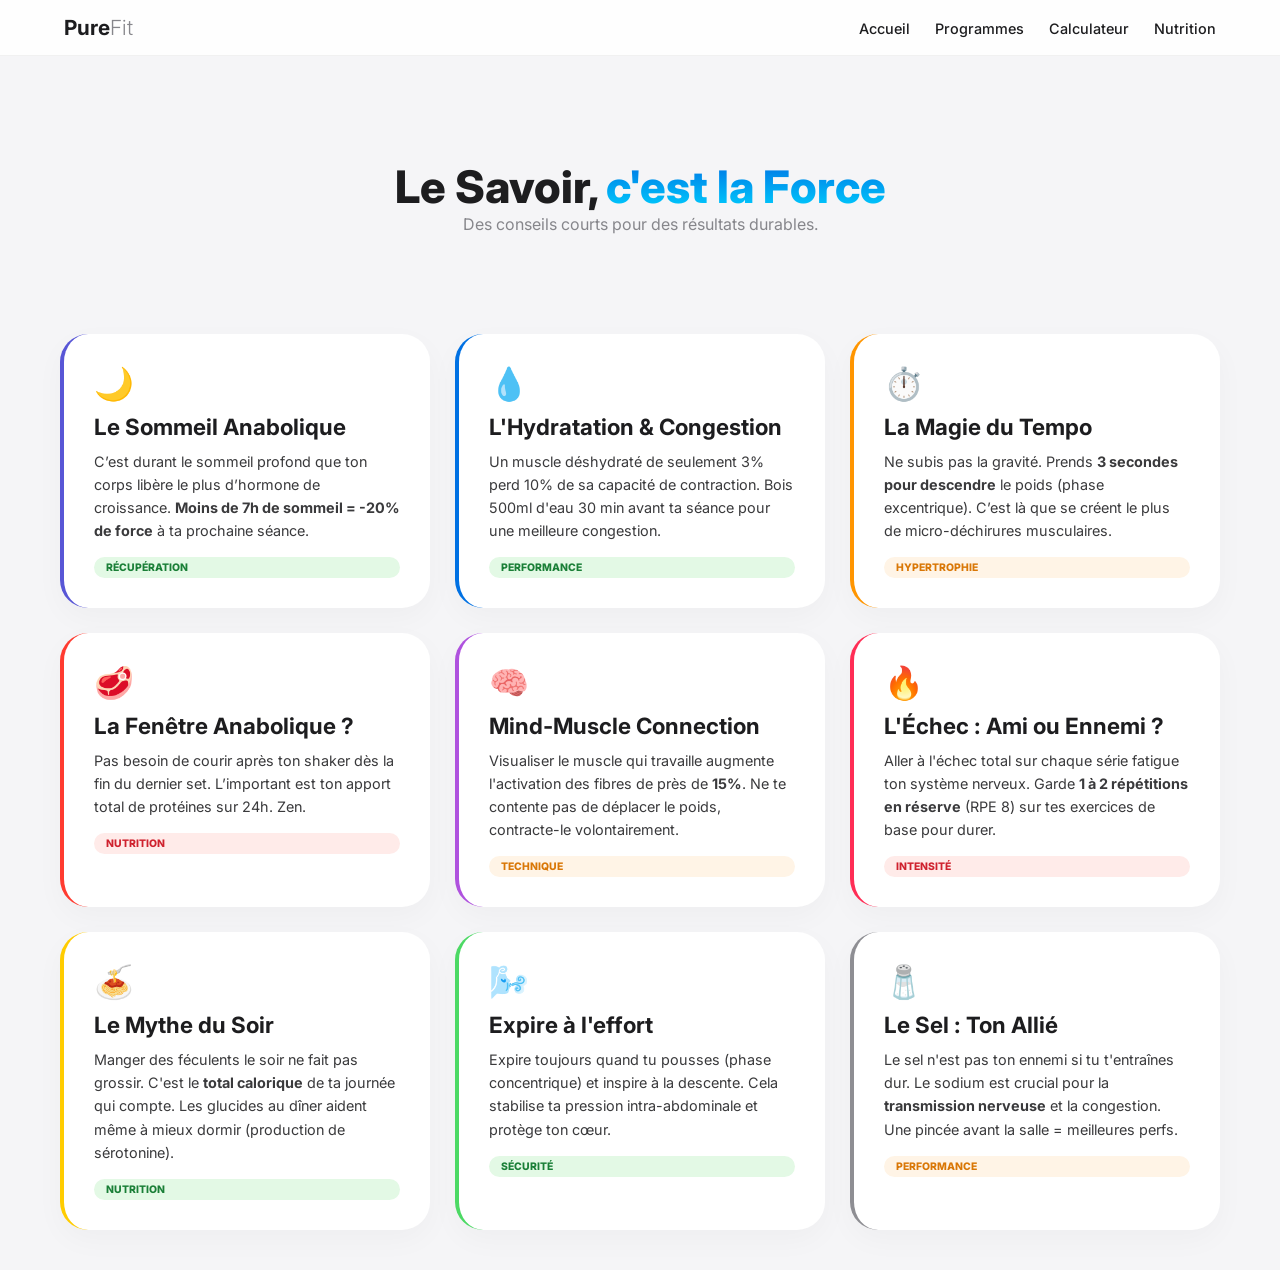
<file: savoir.html>
<!DOCTYPE html>
<html lang="fr">

<head>
    <meta charset="UTF-8">
    <meta name="viewport" content="width=device-width, initial-scale=1.0">
    <title>Savoir | PureFit</title>
    <link rel="stylesheet" href="style.css">
    <link href="https://fonts.googleapis.com/css2?family=Inter:wght@400;600;800&display=swap" rel="stylesheet">
</head>

<body>
<nav class="navbar">
    <div class="logo" onclick="window.location.href='index.html'">Pure<span>Fit</span></div>
    
    <div class="menu-burger" id="mobile-menu">
        <span class="bar"></span>
        <span class="bar"></span>
        <span class="bar"></span>
    </div>

    <ul class="nav-links">
            <li><a href="index.html" class="active">Accueil</a></li>
            <li><a href="programmes.html">Programmes</a></li>
            <li><a href="calculateur.html">Calculateur</a></li>
            <li><a href="nutrition.html">Nutrition</a></li>
        </ul>
</nav>

    <header class="hero" style="margin-top: 100px;">
        <h1>Le Savoir, <span>c'est la Force</span></h1>
        <p style="color: #86868b;">Des conseils courts pour des résultats durables.</p>
    </header>

    <main class="container">
        <div class="exercise-grid">

            <div class="ex-card" style="border-left: 4px solid #5856d6;">
                <div style="font-size: 2rem; margin-bottom: 10px;">🌙</div>
                <h3 style="margin-bottom: 10px;">Le Sommeil Anabolique</h3>
                <p style="font-size: 0.9rem; color: #3a3a3c; line-height: 1.6;">
                    C’est durant le sommeil profond que ton corps libère le plus d’hormone de croissance.
                    <strong>Moins de 7h de sommeil = -20% de force</strong> à ta prochaine séance.
                </p>
                <div class="ex-badge debutant" style="position:static; margin-top:15px;">Récupération</div>
            </div>

            <div class="ex-card" style="border-left: 4px solid #0071e3;">
                <div style="font-size: 2rem; margin-bottom: 10px;">💧</div>
                <h3 style="margin-bottom: 10px;">L'Hydratation & Congestion</h3>
                <p style="font-size: 0.9rem; color: #3a3a3c; line-height: 1.6;">
                    Un muscle déshydraté de seulement 3% perd 10% de sa capacité de contraction.
                    Bois 500ml d'eau 30 min avant ta séance pour une meilleure congestion.
                </p>
                <div class="ex-badge debutant" style="position:static; margin-top:15px;">Performance</div>
            </div>

            <div class="ex-card" style="border-left: 4px solid #ff9500;">
                <div style="font-size: 2rem; margin-bottom: 10px;">⏱️</div>
                <h3 style="margin-bottom: 10px;">La Magie du Tempo</h3>
                <p style="font-size: 0.9rem; color: #3a3a3c; line-height: 1.6;">
                    Ne subis pas la gravité. Prends <strong>3 secondes pour descendre</strong> le poids (phase
                    excentrique).
                    C’est là que se créent le plus de micro-déchirures musculaires.
                </p>
                <div class="ex-badge inter" style="position:static; margin-top:15px;">Hypertrophie</div>
            </div>

            <div class="ex-card" style="border-left: 4px solid #ff3b30;">
                <div style="font-size: 2rem; margin-bottom: 10px;">🥩</div>
                <h3 style="margin-bottom: 10px;">La Fenêtre Anabolique ?</h3>
                <p style="font-size: 0.9rem; color: #3a3a3c; line-height: 1.6;">
                    Pas besoin de courir après ton shaker dès la fin du dernier set.
                    L’important est ton apport total de protéines sur 24h. Zen.
                </p>
                <div class="ex-badge expert" style="position:static; margin-top:15px;">Nutrition</div>
            </div>
            <div class="ex-card" style="border-left: 4px solid #af52de;">
                <div style="font-size: 2rem; margin-bottom: 10px;">🧠</div>
                <h3 style="margin-bottom: 10px;">Mind-Muscle Connection</h3>
                <p style="font-size: 0.9rem; color: #3a3a3c; line-height: 1.6;">
                    Visualiser le muscle qui travaille augmente l'activation des fibres de près de <strong>15%</strong>.
                    Ne te contente pas de déplacer le poids, contracte-le volontairement.
                </p>
                <div class="ex-badge inter" style="position:static; margin-top:15px;">Technique</div>
            </div>

            <div class="ex-card" style="border-left: 4px solid #ff2d55;">
                <div style="font-size: 2rem; margin-bottom: 10px;">🔥</div>
                <h3 style="margin-bottom: 10px;">L'Échec : Ami ou Ennemi ?</h3>
                <p style="font-size: 0.9rem; color: #3a3a3c; line-height: 1.6;">
                    Aller à l'échec total sur chaque série fatigue ton système nerveux.
                    Garde <strong>1 à 2 répétitions en réserve</strong> (RPE 8) sur tes exercices de base pour durer.
                </p>
                <div class="ex-badge expert" style="position:static; margin-top:15px;">Intensité</div>
            </div>

            <div class="ex-card" style="border-left: 4px solid #ffcc00;">
                <div style="font-size: 2rem; margin-bottom: 10px;">🍝</div>
                <h3 style="margin-bottom: 10px;">Le Mythe du Soir</h3>
                <p style="font-size: 0.9rem; color: #3a3a3c; line-height: 1.6;">
                    Manger des féculents le soir ne fait pas grossir. C'est le <strong>total calorique</strong> de ta
                    journée qui compte.
                    Les glucides au dîner aident même à mieux dormir (production de sérotonine).
                </p>
                <div class="ex-badge debutant" style="position:static; margin-top:15px;">Nutrition</div>
            </div>

            <div class="ex-card" style="border-left: 4px solid #4cd964;">
                <div style="font-size: 2rem; margin-bottom: 10px;">🌬️</div>
                <h3 style="margin-bottom: 10px;">Expire à l'effort</h3>
                <p style="font-size: 0.9rem; color: #3a3a3c; line-height: 1.6;">
                    Expire toujours quand tu pousses (phase concentrique) et inspire à la descente.
                    Cela stabilise ta pression intra-abdominale et protège ton cœur.
                </p>
                <div class="ex-badge debutant" style="position:static; margin-top:15px;">Sécurité</div>
            </div>

            <div class="ex-card" style="border-left: 4px solid #8e8e93;">
                <div style="font-size: 2rem; margin-bottom: 10px;">🧂</div>
                <h3 style="margin-bottom: 10px;">Le Sel : Ton Allié</h3>
                <p style="font-size: 0.9rem; color: #3a3a3c; line-height: 1.6;">
                    Le sel n'est pas ton ennemi si tu t'entraînes dur. Le sodium est crucial pour la
                    <strong>transmission nerveuse</strong> et la congestion. Une pincée avant la salle = meilleures
                    perfs.
                </p>
                <div class="ex-badge inter" style="position:static; margin-top:15px;">Performance</div>
            </div>
        </div>
    </main>

    <script src="script.js"></script>
</body>

</html>
</file>
<file: style.css>
/* --- 1. VARIABLES & RESET --- */
:root {
    --bg-main: #f5f5f7;
    --glass: rgba(255, 255, 255, 0.85);
    --text-main: #1d1d1f;
    --text-sub: #86868b;
    --accent: #0071e3;
    --radius: 28px;
    --debutant: #1a7f37;
    --inter: #d97706;
    --expert: #cf222e;
}

* {
    margin: 0;
    padding: 0;
    box-sizing: border-box;
    font-family: 'Inter', sans-serif;
}

html {
    scroll-behavior: smooth;
}

body {
    background: var(--bg-main);
    color: var(--text-main);
    overflow-x: hidden;
}

/* --- 2. NAVBAR & BURGER (RÉPARÉ) --- */
.navbar {
    position: fixed;
    top: 0;
    width: 100%;
    z-index: 3000;
    padding: 15px 5%;
    background: var(--glass);
    backdrop-filter: blur(20px);
    -webkit-backdrop-filter: blur(20px);
    display: flex;
    justify-content: space-between;
    align-items: center;
    border-bottom: 1px solid rgba(0, 0, 0, 0.05);
}

.logo {
    font-weight: 700;
    font-size: 1.3rem;
    cursor: pointer;
    z-index: 3001;
}

.logo span {
    font-weight: 300;
    color: var(--text-sub);
}

.nav-links {
    display: flex;
    gap: 25px;
    list-style: none;
    transition: 0.4s ease;
}

.nav-links a {
    text-decoration: none;
    color: var(--text-main);
    font-weight: 500;
    font-size: 0.9rem;
}

.menu-burger {
    display: none;
    flex-direction: column;
    gap: 5px;
    cursor: pointer;
    z-index: 3001;
}

.menu-burger span {
    width: 25px;
    height: 2px;
    background: black;
    transition: 0.3s;
    border-radius: 5px;
}

@media (max-width: 768px) {
    .menu-burger {
        display: flex;
    }

    .nav-links {
        position: fixed;
        top: 0;
        right: -100%;
        width: 100%;
        height: 100vh;
        background: white;
        flex-direction: column;
        justify-content: center;
        align-items: center;
        gap: 30px;
        transition: 0.4s;
    }

    .nav-links.active {
        right: 0;
    }

    .menu-burger.active span:nth-child(1) {
        transform: translateY(7px) rotate(45deg);
    }

    .menu-burger.active span:nth-child(2) {
        opacity: 0;
    }

    .menu-burger.active span:nth-child(3) {
        transform: translateY(-7px) rotate(-45deg);
    }
}

/* --- 3. SUB-NAV (Boutons blancs des onglets Machines/Haltères/Programmes) --- */
.sub-nav,
.sticky-nav {
    display: flex;
    justify-content: center;
    position: sticky;
    top: 60px;
    z-index: 2000;
    background: rgba(245, 245, 247, 0.9);
    backdrop-filter: blur(15px);
    padding: 15px 0;
    border-bottom: 1px solid rgba(0, 0, 0, 0.05);
    margin-bottom: 30px;
}

.sub-nav-inner,
.nav-container {
    display: flex;
    gap: 10px;
    overflow-x: auto;
    padding: 0 20px;
    scrollbar-width: none;
    flex-wrap: nowrap;
}

/* Style des liens qui doivent ressembler à des boutons (FINI LES LIENS BLEUS) */
.sub-nav a,
.nav-link-btn {
    text-decoration: none;
    color: black !important;
    background: white;
    padding: 8px 18px;
    border-radius: 20px;
    font-size: 0.85rem;
    font-weight: 600;
    white-space: nowrap;
    box-shadow: 0 2px 5px rgba(0, 0, 0, 0.05);
    display: inline-block;
    transition: 0.3s;
}

.sub-nav a:hover,
.nav-link-btn:hover {
    background: var(--accent);
    color: white !important;
}

/* --- 4. GRILLES D'EXERCICES (Onglets classiques) --- */
.exercise-grid {
    display: grid;
    gap: 25px;
    padding: 40px 20px;
    grid-template-columns: repeat(auto-fit, minmax(300px, 1fr));
    max-width: 1200px;
    margin: 0 auto;
}

.method-title {
    display: flex;
    justify-content: center;
    margin-bottom: 15px;
    margin-top: 25px;
}

.ex-card {
    background: white;
    padding: 30px;
    border-radius: var(--radius);
    position: relative;
    transition: 0.4s;
    box-shadow: 0 10px 30px rgba(0, 0, 0, 0.03);
}

.ex-card h3 {
    margin-bottom: 15px;
    font-size: 1.4rem;
}

/* Badges de difficulté */
.ex-badge {
    position: absolute;
    top: 25px;
    right: 25px;
    padding: 4px 12px;
    border-radius: 12px;
    font-size: 0.65rem;
    font-weight: 800;
    text-transform: uppercase;
}

.group-title {
    display: flex;
    justify-content: center;
}

.debutant {
    background: #e3f9e5;
    color: #1a7f37;
}

.inter {
    background: #fff4e6;
    color: #d97706;
}

.expert {
    background: #ffebe9;
    color: #cf222e;
}

/* Étapes des exercices (Onglets classiques) */
.steps {
    margin-top: 20px;
    background: #f9f9fb;
    padding: 20px;
    border-radius: 18px;
}

.steps span {
    display: flex;
    gap: 10px;
    font-size: 0.9rem;
    margin-bottom: 10px;
    color: var(--text-main);
    line-height: 1.4;
}

.steps strong {
    color: var(--accent);
}

/* --- 5. SPÉCIFIQUE PAGE PROGRAMMES --- */
.level-section {
    padding: 40px;
    border-radius: 30px;
    margin-bottom: 50px;
    border: 1px solid rgba(0, 0, 0, 0.03);
}

.section-debutant {
    background: #f2faf3;
}

.section-inter {
    background: #fffaf2;
}

.section-expert {
    background: #fff5f5;
}

.exercise-grid-inner {
    display: grid;
    grid-template-columns: repeat(auto-fit, minmax(320px, 1fr));
    gap: 25px;
}

.muscle-card {
    background: white;
    padding: 25px;
    border-radius: 22px;
    box-shadow: 0 4px 15px rgba(0, 0, 0, 0.02);
}

.ex-item {
    display: block;
    margin-bottom: 15px;
    font-size: 0.92rem;
    color: var(--accent);
    font-weight: 500;
    border-left: 2px solid rgba(0, 0, 0, 0.05);
    padding-left: 10px;
}

.ex-item strong {
    color: var(--text-main);
}

.rest-note {
    display: block;
    font-size: 0.7rem;
    font-weight: 800;
    color: var(--text-sub);
    margin-top: 4px;
}

/* --- 6. HERO & ACCUEIL --- */
.hero {
    margin-top: 100px;
    padding: 60px 20px;
    text-align: center;
}

.hero h1 {
    font-size: 2.8rem;
    font-weight: 800;
}

.hero h1 span {
    background: linear-gradient(180deg, #0071e3, #00d4ff);
    -webkit-background-clip: text;
    -webkit-text-fill-color: transparent;
}

.home-grid {
    display: grid;
    grid-template-columns: repeat(auto-fit, minmax(300px, 1fr));
    gap: 20px;
    padding: 20px;
    max-width: 1100px;
    margin: 0 auto;
}

.menu-card {
    background: white;
    padding: 40px;
    border-radius: var(--radius);
    transition: 0.3s;
    box-shadow: 0 10px 30px rgba(0, 0, 0, 0.02);
    text-decoration: none;
    color: inherit;
}

.menu-card:hover {
    transform: scale(1.02);
    box-shadow: 0 20px 40px rgba(0, 0, 0, 0.08);
}

.menu-card.dark {
    background: #1d1d1f;
    color: white;
}

/* --- CALCULATEUR --- */
.calc-section {
    display: flex;
    justify-content: center;
    padding-bottom: 60px;
}

.calc-card {
    background: white;
    padding: 40px;
    border-radius: var(--radius);
    width: 100%;
    max-width: 600px;
    box-shadow: 0 10px 30px rgba(0, 0, 0, 0.03);
}

.input-group {
    margin-bottom: 20px;
    display: flex;
    flex-direction: column;
}

.input-group label {
    font-weight: 600;
    margin-bottom: 8px;
    font-size: 0.9rem;
}

.input-group input,
.input-group select {
    padding: 12px 15px;
    border-radius: 12px;
    border: 1px solid #d2d2d7;
    background: #f5f5f7;
    font-size: 1rem;
    outline: none;
    transition: 0.2s;
}

.input-group input:focus {
    border-color: var(--accent);
    background: white;
}

.input-grid {
    display: grid;
    grid-template-columns: repeat(3, 1fr);
    gap: 15px;
}

.calc-btn {
    width: 100%;
    padding: 15px;
    background: var(--accent);
    color: white;
    border: none;
    border-radius: 15px;
    font-weight: 700;
    font-size: 1rem;
    cursor: pointer;
    transition: 0.3s;
    margin-top: 10px;
}

.calc-btn:hover {
    transform: scale(1.02);
    box-shadow: 0 5px 15px rgba(0, 113, 227, 0.3);
}

/* Résultats */
.results-area {
    margin-top: 30px;
    text-align: center;
    animation: fadeIn 0.5s ease;
}

.res-grid {
    display: grid;
    grid-template-columns: repeat(3, 1fr);
    gap: 10px;
    margin-top: 20px;
}

.res-box {
    padding: 15px 5px;
    background: #f5f5f7;
    border-radius: 15px;
    font-weight: 800;
}

.res-box small {
    display: block;
    font-weight: 400;
    color: #86868b;
    margin-bottom: 5px;
}

.res-box.loss {
    color: #1a7f37;
    background: #f2faf3;
}

.res-box.gain {
    color: #cf222e;
    background: #fff5f5;
}

@keyframes fadeIn {
    from {
        opacity: 0;
        transform: translateY(10px);
    }

    to {
        opacity: 1;
        transform: translateY(0);
    }
}

.macros-grid .res-box {
    background: #ffffff;
    border: 1px solid #e5e5e7;
}

.res-box.prot {
    border-left: 5px solid #ff3b30;
}

/* Rouge pour les protéines */
.res-box.lip {
    border-left: 5px solid #ffcc00;
}

/* Jaune/Or pour les lipides */
.res-box.glu {
    border-left: 5px solid #0071e3;
}

/* Bleu pour les glucides */

.res-box span {
    font-size: 1.2rem;
    display: inline-block;
    margin-top: 5px;
}

/* --- RESPONSIVE CALCULATEUR --- */
@media (max-width: 1950px) {

    /* On passe de 3 colonnes à 1 seule colonne pour les inputs */
    .input-grid {
        grid-template-columns: 1fr;
        gap: 10px;
    }

    /* On fait de même pour l'affichage des résultats et des macros */
    .res-grid {
        grid-template-columns: 1fr;
        gap: 10px;
    }

    .calc-card {
        padding: 20px;
        /* On réduit un peu l'espacement interne sur mobile */
    }

    .res-box {
        display: flex;
        justify-content: space-between;
        align-items: center;
        padding: 15px 20px;
        text-align: left;
    }

    .res-box small {
        margin-bottom: 0;
        /* Aligne le texte avec le chiffre sur la même ligne */
    }
}

.food-list {
    list-style: none;
    padding: 0;
}

.food-list li {
    font-size: 0.9rem;
    padding: 8px 0;
    border-bottom: 1px solid rgba(0, 0, 0, 0.03);
    color: var(--text-main);
}

.food-list li strong {
    color: var(--text-sub);
    font-weight: 600;
}

.food-list li:last-child {
    border-bottom: none;
}

section {
    margin-bottom: 50px;
}

.exercise-image {
    width: 100%;
    height: 350px;
    /* Hauteur fixe pour l'image */
    background: #f5f5f7;
    /* Couleur de fond si l'image ne charge pas */
    border-radius: 12px 12px 0 0;
    /* Arrondis seulement en haut */
    overflow: hidden;
}

.exercise-image img {
    width: 100%;
    height: 100%;
    object-fit: cover;
    /* L'image remplit la case sans se déformer */
    transition: transform 0.3s ease;
}

.muscle-card:hover .exercise-image img {
    transform: scale(1.05);
    /* Petit zoom au survol */
}

.exercise-info {
    padding: 15px;
}

.muscle-engaged {
    font-size: 0.8rem;
    color: #0071e3;
    font-weight: 600;
    margin-top: 8px;
}

.ex-desc {
    font-size: 0.85rem;
    color: #86868b;
    margin-top: 5px;
    line-height: 1.4;
}
/* --- SYSTÈME DE MODALE PUREFIT --- */
.modal {
    display: none; /* Caché par défaut */
    position: fixed;
    z-index: 9999; /* Toujours au-dessus de tout */
    left: 0;
    top: 0;
    width: 100%;
    height: 100%;
    background-color: rgba(0, 0, 0, 0.5); /* Fond sombre */
    backdrop-filter: blur(10px); /* Effet de flou arrière-plan */
    -webkit-backdrop-filter: blur(10px);
    transition: opacity 0.3s ease;
}

.modal-content {
    background-color: #ffffff;
    margin: 10vh auto;
    padding: 0;
    border-radius: 28px;
    width: 90%;
    max-width: 450px; /* Taille optimale sur mobile et PC */
    overflow: hidden;
    position: relative;
    box-shadow: 0 25px 50px -12px rgba(0, 0, 0, 0.5);
    animation: modalSlideUp 0.4s cubic-bezier(0.16, 1, 0.3, 1);
}

/* Animation d'apparition fluide */
@keyframes modalSlideUp {
    from { transform: translateY(30px); opacity: 0; }
    to { transform: translateY(0); opacity: 1; }
}

.modal-body {
    padding: 24px;
    text-align: center;
}

#modalImg {
    width: 100%;
    height: auto;
    border-radius: 18px;
    margin-bottom: 20px;
    background: #f2f2f7; /* Couleur d'attente si l'image charge mal */
}

#modalTitle {
    font-size: 1.6rem;
    font-weight: 800;
    color: #1d1d1f;
    margin-bottom: 12px;
}

#modalDesc {
    font-size: 1rem;
    line-height: 1.5;
    color: #48484a;
    margin-bottom: 10px;
}

/* Bouton fermer (la croix) */
.close-modal {
    position: absolute;
    top: 15px;
    right: 20px;
    font-size: 32px;
    font-weight: 300;
    color: #8e8e93;
    cursor: pointer;
    transition: color 0.2s;
    z-index: 100;
}

.close-modal:hover {
    color: #1d1d1f;
}

/* Responsive : ajustement pour tout petits écrans */
@media (max-width: 480px) {
    .modal-content {
        margin: 5vh auto;
        width: 95%;
    }
}
</file>
